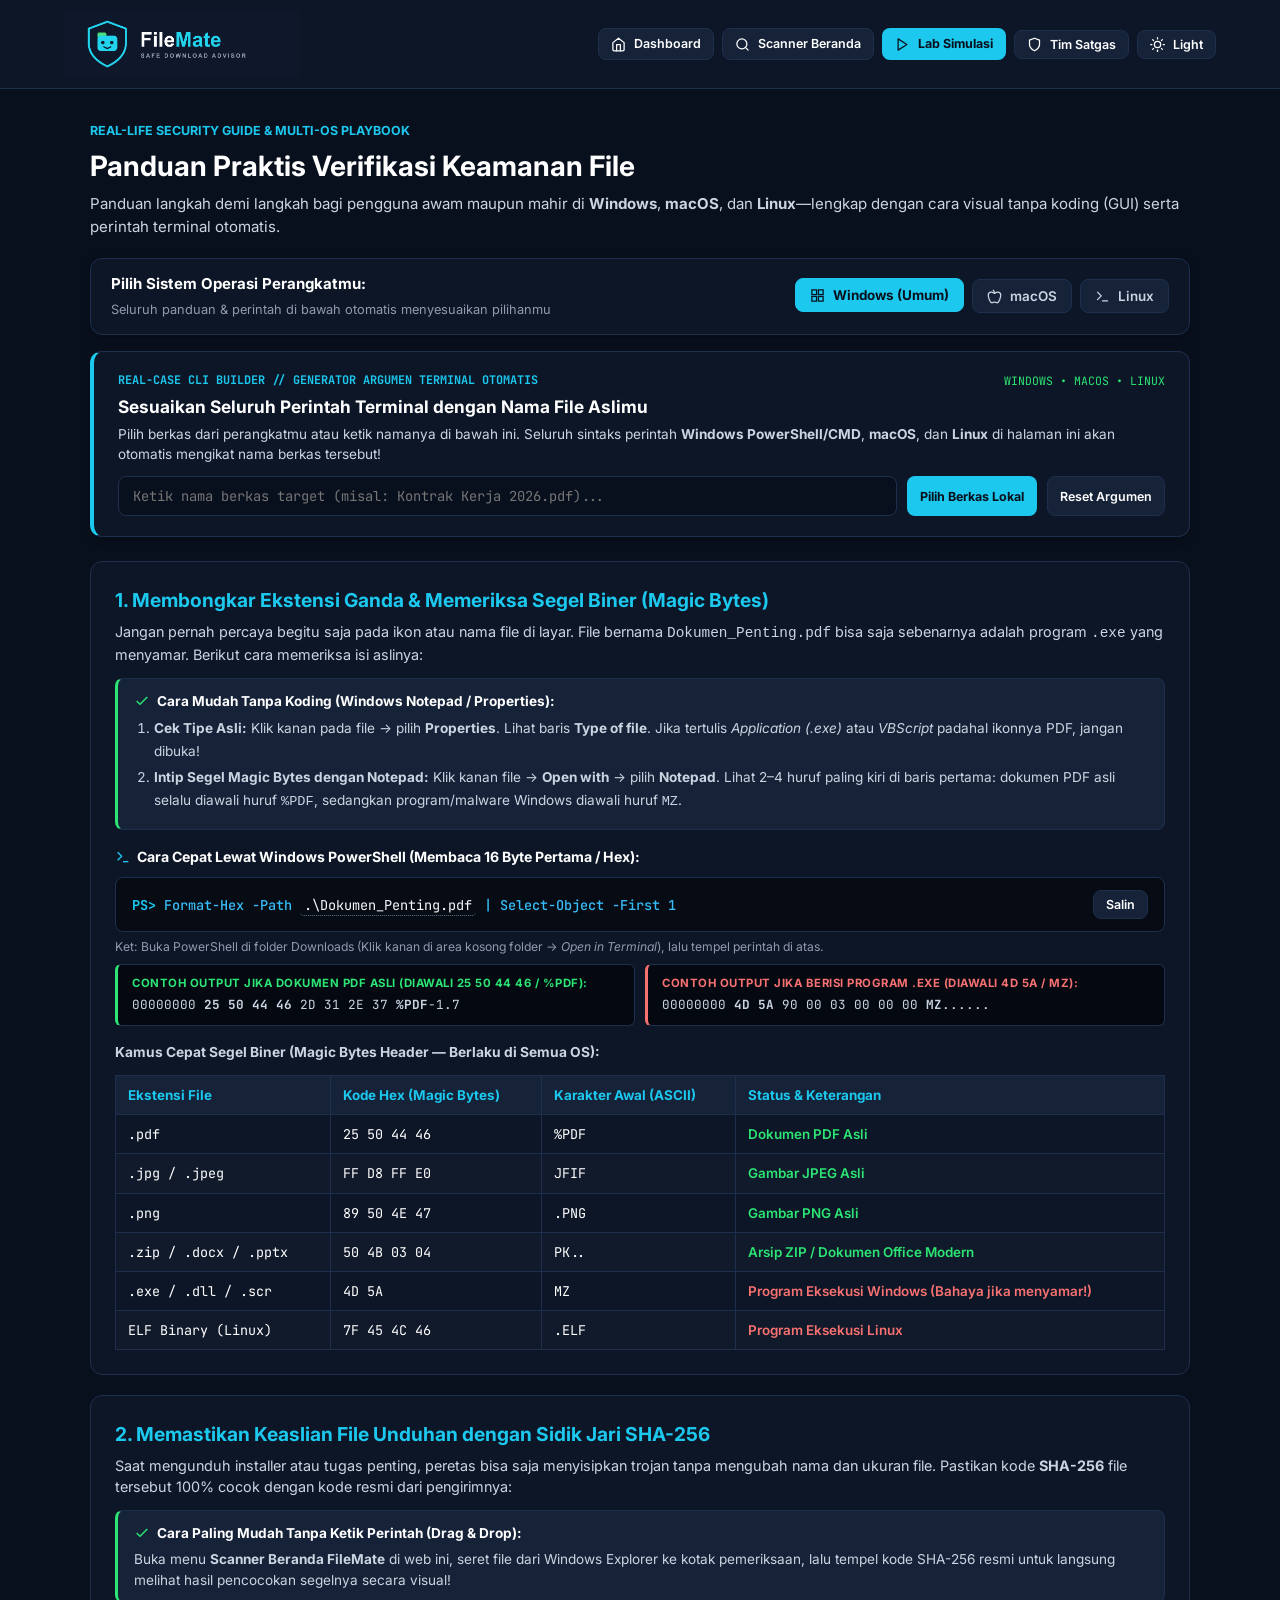
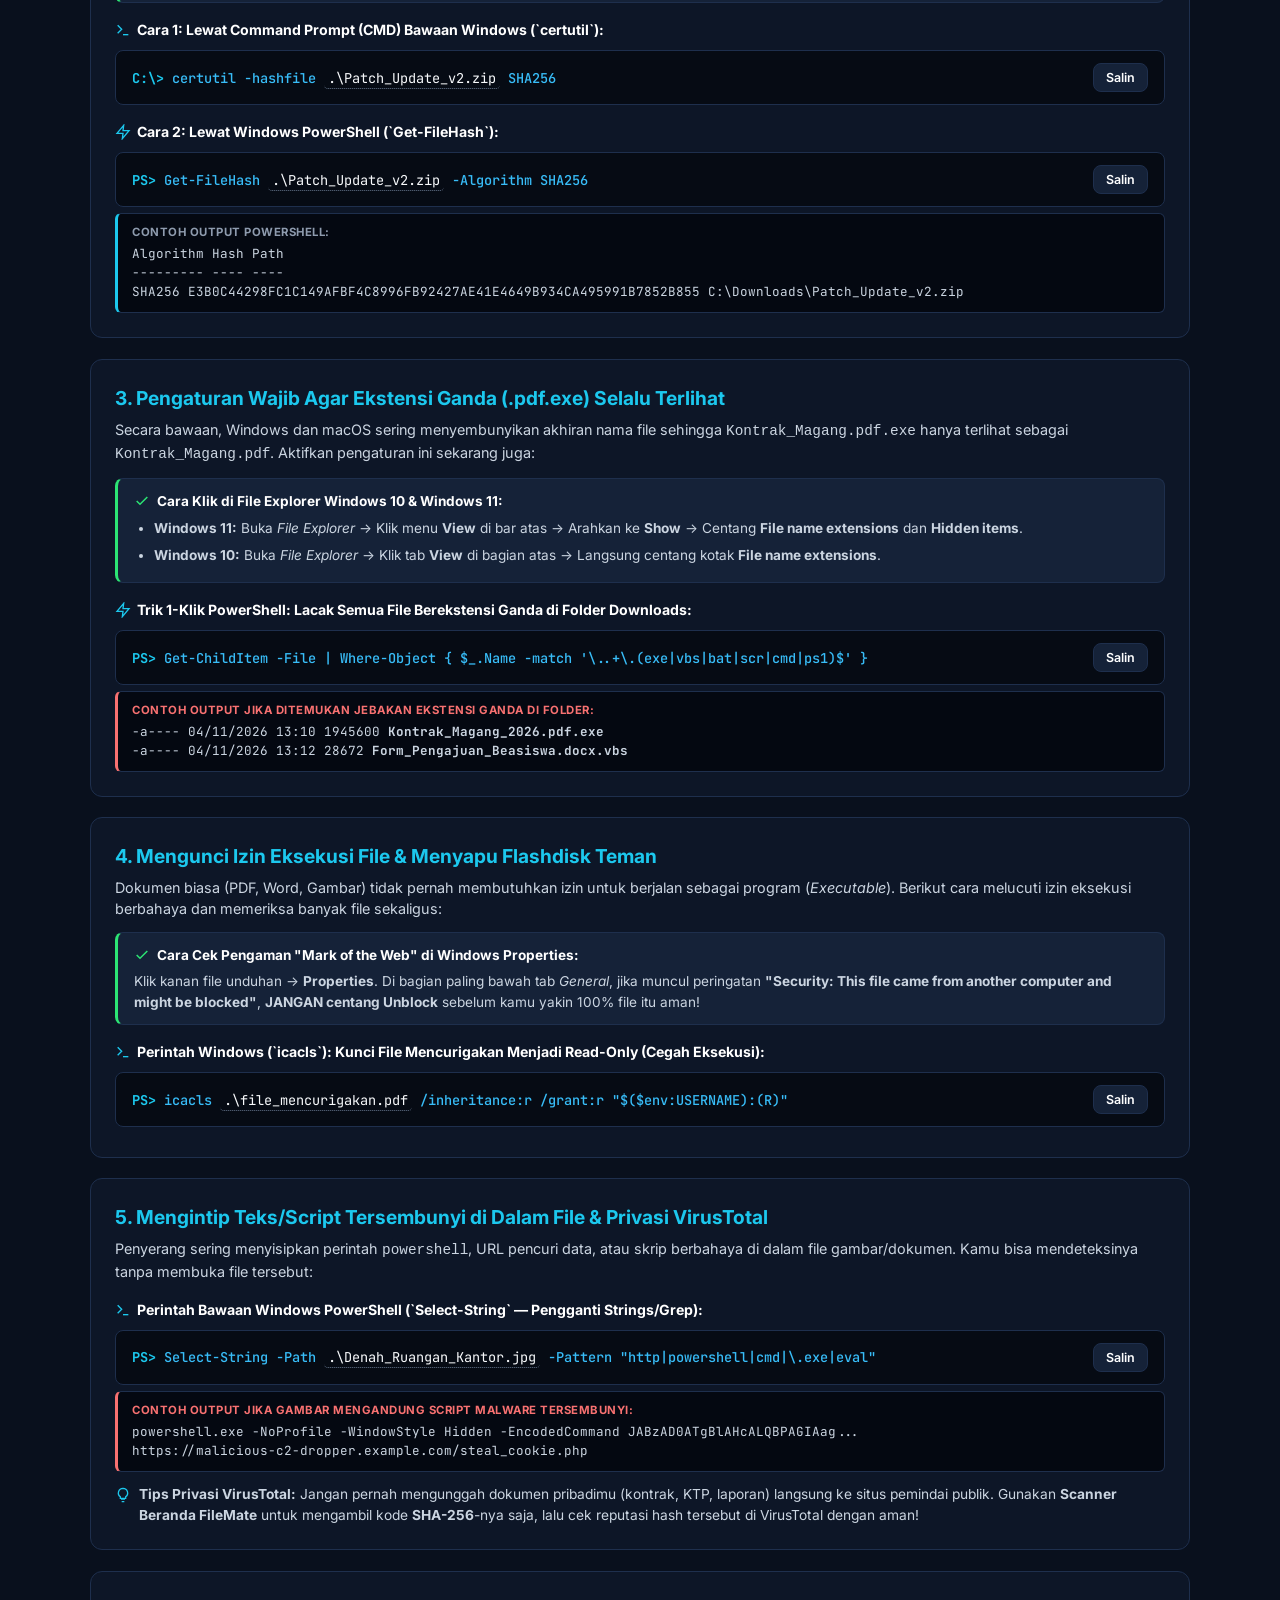
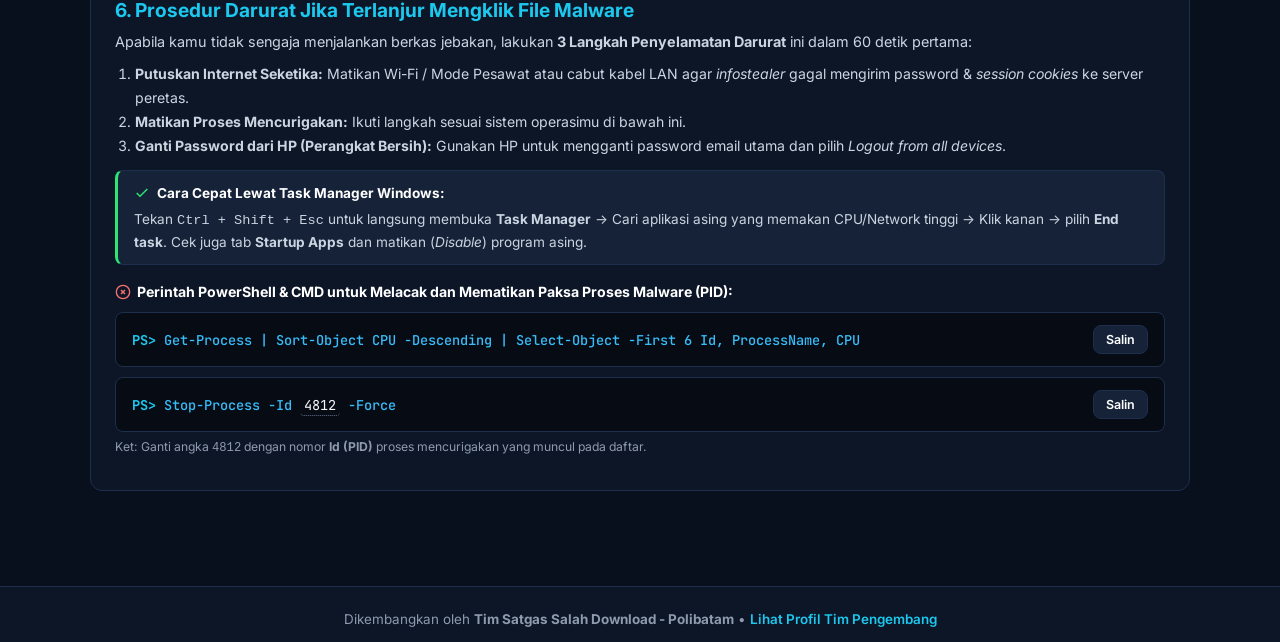
<file: page/guide.html>
<!DOCTYPE html>
<html lang="id" data-theme="dark">
<head>
    <meta charset="UTF-8">
    <meta name="viewport" content="width=device-width, initial-scale=1.0">
    <title>Panduan Verifikasi File — FileMate</title>
    <link rel="stylesheet" href="../tampilan/css/base.css?v=5">
    <link rel="stylesheet" href="../tampilan/css/components.css?v=5">
    <link rel="stylesheet" href="../tampilan/css/pages.css?v=5">
</head>
<body>

    <nav class="navbar">
        <a href="dashboard.html" class="filemate-logo" aria-label="FileMate — Safe Download Advisor">
            <img src="../image/filemate_dark.png" alt="FileMate — Safe Download Advisor" class="logo-img logo-img-dark">
            <img src="../image/filemate-light.png" alt="FileMate — Safe Download Advisor" class="logo-img logo-img-light">
        </a>
        <div class="nav-actions">
            <a href="index.html" class="btn btn-ghost btn-sm">
                <svg width="15" height="15" viewBox="0 0 24 24" fill="none" stroke="currentColor" stroke-width="2" stroke-linecap="round" stroke-linejoin="round"><circle cx="11" cy="11" r="8"/><line x1="21" y1="21" x2="16.65" y2="16.65"/></svg>
                Scanner Beranda
            </a>
            <a href="play.html" class="btn btn-primary btn-sm">
                <svg width="15" height="15" viewBox="0 0 24 24" fill="none" stroke="currentColor" stroke-width="2" stroke-linecap="round" stroke-linejoin="round"><polygon points="5 3 19 12 5 21 5 3"/></svg>
                Lab Simulasi
            </a>
            <button class="btn btn-ghost btn-sm" onclick="openTeamCredits()">
                <svg width="15" height="15" viewBox="0 0 24 24" fill="none" stroke="currentColor" stroke-width="2" stroke-linecap="round" stroke-linejoin="round"><path d="M12 22s8-4 8-10V5l-8-3-8 3v7c0 6 8 10 8 10z"/></svg>
                Tim Satgas
            </button>
            <button class="btn btn-ghost btn-sm" id="themeToggle" onclick="toggleTheme()">Light</button>
        </div>
    </nav>

    <main class="container">
        <div style="margin-bottom: 20px;">
            <span style="font-size: 0.78rem; font-weight: 700; color: var(--accent); text-transform: uppercase;">Real-Life Security Guide &amp; Multi-OS Playbook</span>
            <h1 style="font-size: 1.75rem; margin-top: 4px;">Panduan Praktis Verifikasi Keamanan File</h1>
            <p style="color: var(--text-secondary); font-size: 0.94rem; margin-top: 6px;">
                Panduan langkah demi langkah bagi pengguna awam maupun mahir di <strong>Windows</strong>, <strong>macOS</strong>, dan <strong>Linux</strong>—lengkap dengan cara visual tanpa koding (GUI) serta perintah terminal otomatis.
            </p>
        </div>

        <!-- PEMILIH SISTEM OPERASI GLOBAL (DEFAULT: WINDOWS) -->
        <div class="os-switcher-bar" id="globalOsBar">
            <div class="os-switcher-info">
                <strong>Pilih Sistem Operasi Perangkatmu:</strong>
                <span>Seluruh panduan &amp; perintah di bawah otomatis menyesuaikan pilihanmu</span>
            </div>
            <div class="os-tab-group">
                <button type="button" class="os-tab-btn active" data-os="win" onclick="switchGuideOS('win')">
                    <svg width="15" height="15" viewBox="0 0 24 24" fill="none" stroke="currentColor" stroke-width="2"><rect x="3" y="3" width="7.5" height="7.5"/><rect x="13.5" y="3" width="7.5" height="7.5"/><rect x="3" y="13.5" width="7.5" height="7.5"/><rect x="13.5" y="13.5" width="7.5" height="7.5"/></svg>
                    Windows (Umum)
                </button>
                <button type="button" class="os-tab-btn" data-os="mac" onclick="switchGuideOS('mac')">
                    <svg width="15" height="15" viewBox="0 0 24 24" fill="none" stroke="currentColor" stroke-width="2" stroke-linecap="round" stroke-linejoin="round"><path d="M12 20.94c1.5 0 2.75 1.06 4 1.06 3 0 6-8 6-12.22A4.91 4.91 0 0 0 17 5c-2.22 0-4 1.44-5 2-1-.56-2.78-2-5-2a4.9 4.9 0 0 0-5 4.78C2 14 5 22 8 22c1.25 0 2.5-1.06 4-1.06Z"/><path d="M10 2c1 .5 2 2 2 5"/></svg>
                    macOS
                </button>
                <button type="button" class="os-tab-btn" data-os="lin" onclick="switchGuideOS('lin')">
                    <svg width="15" height="15" viewBox="0 0 24 24" fill="none" stroke="currentColor" stroke-width="2" stroke-linecap="round" stroke-linejoin="round"><polyline points="4 17 10 11 4 5"/><line x1="12" y1="19" x2="20" y2="19"/></svg>
                    Linux
                </button>
            </div>
        </div>

        <!-- MODUL 1 -->
        <div class="guide-card">
            <h2 style="font-size: 1.2rem; color: var(--accent);">1. Membongkar Ekstensi Ganda &amp; Memeriksa Segel Biner (Magic Bytes)</h2>
            <p style="font-size: 0.9rem; color: var(--text-secondary); margin-top: 6px;">
                Jangan pernah percaya begitu saja pada ikon atau nama file di layar. File bernama <code>Dokumen_Penting.pdf</code> bisa saja sebenarnya adalah program <code>.exe</code> yang menyamar. Berikut cara memeriksa isi aslinya:
            </p>

            <div class="os-pane active" data-os-pane="win">
                <div class="gui-friendly-box">
                    <div class="gui-box-title">
                        <svg width="16" height="16" viewBox="0 0 24 24" fill="none" stroke="var(--safe)" stroke-width="2.2"><polyline points="20 6 9 17 4 12"/></svg>
                        Cara Mudah Tanpa Koding (Windows Notepad / Properties):
                    </div>
                    <ol class="gui-step-list">
                        <li><strong>Cek Tipe Asli:</strong> Klik kanan pada file &rarr; pilih <strong>Properties</strong>. Lihat baris <strong>Type of file</strong>. Jika tertulis <em>Application (.exe)</em> atau <em>VBScript</em> padahal ikonnya PDF, jangan dibuka!</li>
                        <li><strong>Intip Segel Magic Bytes dengan Notepad:</strong> Klik kanan file &rarr; <strong>Open with</strong> &rarr; pilih <strong>Notepad</strong>. Lihat 2–4 huruf paling kiri di baris pertama: dokumen PDF asli selalu diawali huruf <code>%PDF</code>, sedangkan program/malware Windows diawali huruf <code>MZ</code>.</li>
                    </ol>
                </div>

                <div class="sub-section-title">
                    <svg width="16" height="16" viewBox="0 0 24 24" fill="none" stroke="var(--accent)" stroke-width="2"><polyline points="4 17 10 11 4 5"/><line x1="12" y1="19" x2="20" y2="19"/></svg>
                    Cara Cepat Lewat Windows PowerShell (Membaca 16 Byte Pertama / Hex):
                </div>
                <div class="cmd-box mono">
                    <div>
                        <span class="cmd-prompt">PS&gt;</span><span class="cmd-verb">Format-Hex -Path</span> <span class="cmd-arg">.\Dokumen_Penting.pdf</span> <span class="cmd-verb">| Select-Object -First 1</span>
                    </div>
                    <button class="btn btn-ghost btn-sm" onclick="copyGuideCommand('Format-Hex -Path .\\Dokumen_Penting.pdf | Select-Object -First 1', '.\\Dokumen_Penting.pdf')">Salin</button>
                </div>
                <div class="cmd-hint">Ket: Buka PowerShell di folder Downloads (Klik kanan di area kosong folder &rarr; <em>Open in Terminal</em>), lalu tempel perintah di atas.</div>

                <div class="output-grid">
                    <div class="terminal-out-box safe-out">
                        <span class="out-label">Contoh Output Jika Dokumen PDF Asli (Diawali 25 50 44 46 / %PDF):</span>
                        00000000   <strong>25 50 44 46</strong> 2D 31 2E 37  <strong>%PDF</strong>-1.7
                    </div>
                    <div class="terminal-out-box danger-out">
                        <span class="out-label">Contoh Output Jika Berisi Program .EXE (Diawali 4D 5A / MZ):</span>
                        00000000   <strong>4D 5A</strong> 90 00 03 00 00 00  <strong>MZ</strong>......
                    </div>
                </div>
            </div>

            <div class="os-pane" data-os-pane="mac">
                <div class="gui-friendly-box">
                    <div class="gui-box-title">
                        <svg width="16" height="16" viewBox="0 0 24 24" fill="none" stroke="var(--safe)" stroke-width="2.2"><polyline points="20 6 9 17 4 12"/></svg>
                        Cara Mudah Tanpa Koding (macOS Finder Get Info):
                    </div>
                    <ol class="gui-step-list">
                        <li>Klik sekali pada file di Finder, lalu tekan tombol <code>Cmd + I</code> (atau Klik Kanan &rarr; <strong>Get Info</strong>).</li>
                        <li>Perhatikan bagian <strong>Kind</strong> (Jenis) dan <strong>Name &amp; Extension</strong>. Jika tertulis <em>Unix Executable</em>, <em>Application</em>, atau <em>Terminal Script</em> padahal namanya dokumen PDF, segera hapus file tersebut.</li>
                    </ol>
                </div>

                <div class="sub-section-title">
                    <svg width="16" height="16" viewBox="0 0 24 24" fill="none" stroke="var(--accent)" stroke-width="2"><polyline points="4 17 10 11 4 5"/><line x1="12" y1="19" x2="20" y2="19"/></svg>
                    Perintah Terminal macOS (Cek Tipe MIME &amp; Magic Bytes):
                </div>
                <div class="cmd-box mono">
                    <div>
                        <span class="cmd-prompt">%</span><span class="cmd-verb">file -I</span> <span class="cmd-arg">Dokumen_Penting.pdf</span>
                    </div>
                    <button class="btn btn-ghost btn-sm" onclick="copyGuideCommand('file -I Dokumen_Penting.pdf', 'Dokumen_Penting.pdf')">Salin</button>
                </div>
                <div class="cmd-box mono">
                    <div>
                        <span class="cmd-prompt">%</span><span class="cmd-verb">xxd -g 1 -l 8</span> <span class="cmd-arg">Dokumen_Penting.pdf</span>
                    </div>
                    <button class="btn btn-ghost btn-sm" onclick="copyGuideCommand('xxd -g 1 -l 8 Dokumen_Penting.pdf', 'Dokumen_Penting.pdf')">Salin</button>
                </div>
            </div>

            <div class="os-pane" data-os-pane="lin">
                <div class="sub-section-title">
                    <svg width="16" height="16" viewBox="0 0 24 24" fill="none" stroke="var(--accent)" stroke-width="2"><polyline points="4 17 10 11 4 5"/><line x1="12" y1="19" x2="20" y2="19"/></svg>
                    Perintah Terminal Linux (Membongkar Tipe MIME &amp; 8 Byte Pertama):
                </div>
                <div class="cmd-box mono">
                    <div>
                        <span class="cmd-prompt">$</span><span class="cmd-verb">file --mime-type</span> <span class="cmd-arg">Dokumen_Penting.pdf</span>
                    </div>
                    <button class="btn btn-ghost btn-sm" onclick="copyGuideCommand('file --mime-type Dokumen_Penting.pdf', 'Dokumen_Penting.pdf')">Salin</button>
                </div>
                <div class="cmd-box mono">
                    <div>
                        <span class="cmd-prompt">$</span><span class="cmd-verb">xxd -g 1 -l 8</span> <span class="cmd-arg">Dokumen_Penting.pdf</span>
                    </div>
                    <button class="btn btn-ghost btn-sm" onclick="copyGuideCommand('xxd -g 1 -l 8 Dokumen_Penting.pdf', 'Dokumen_Penting.pdf')">Salin</button>
                </div>
                <div class="output-grid">
                    <div class="terminal-out-box safe-out">
                        <span class="out-label">Contoh Output Jika File PDF Asli:</span>
                        Dokumen_Penting.pdf: application/pdf<br>
                        00000000: <strong>25 50 44 46</strong> 2d 31 2e 37  <strong>%PDF</strong>-1.7
                    </div>
                    <div class="terminal-out-box danger-out">
                        <span class="out-label">Contoh Output Jika Menyamar (Berisi .EXE):</span>
                        Dokumen_Penting.pdf: application/x-dosexec<br>
                        00000000: <strong>4d 5a</strong> 90 00 03 00 00 00  <strong>MZ</strong>......
                    </div>
                </div>
            </div>

            <p style="font-size: 0.86rem; color: var(--text-secondary); margin-top: 14px;">
                <strong>Kamus Cepat Segel Biner (Magic Bytes Header — Berlaku di Semua OS):</strong>
            </p>
            <table class="magic-table">
                <thead>
                    <tr>
                        <th>Ekstensi File</th>
                        <th>Kode Hex (Magic Bytes)</th>
                        <th>Karakter Awal (ASCII)</th>
                        <th>Status &amp; Keterangan</th>
                    </tr>
                </thead>
                <tbody>
                    <tr>
                        <td class="mono">.pdf</td>
                        <td class="mono">25 50 44 46</td>
                        <td class="mono">%PDF</td>
                        <td><span style="color: var(--safe); font-weight: 600;">Dokumen PDF Asli</span></td>
                    </tr>
                    <tr>
                        <td class="mono">.jpg / .jpeg</td>
                        <td class="mono">FF D8 FF E0</td>
                        <td class="mono">JFIF</td>
                        <td><span style="color: var(--safe); font-weight: 600;">Gambar JPEG Asli</span></td>
                    </tr>
                    <tr>
                        <td class="mono">.png</td>
                        <td class="mono">89 50 4E 47</td>
                        <td class="mono">.PNG</td>
                        <td><span style="color: var(--safe); font-weight: 600;">Gambar PNG Asli</span></td>
                    </tr>
                    <tr>
                        <td class="mono">.zip / .docx / .pptx</td>
                        <td class="mono">50 4B 03 04</td>
                        <td class="mono">PK..</td>
                        <td><span style="color: var(--safe); font-weight: 600;">Arsip ZIP / Dokumen Office Modern</span></td>
                    </tr>
                    <tr>
                        <td class="mono">.exe / .dll / .scr</td>
                        <td class="mono">4D 5A</td>
                        <td class="mono">MZ</td>
                        <td><span style="color: var(--danger); font-weight: 600;">Program Eksekusi Windows (Bahaya jika menyamar!)</span></td>
                    </tr>
                    <tr>
                        <td class="mono">ELF Binary (Linux)</td>
                        <td class="mono">7F 45 4C 46</td>
                        <td class="mono">.ELF</td>
                        <td><span style="color: var(--danger); font-weight: 600;">Program Eksekusi Linux</span></td>
                    </tr>
                </tbody>
            </table>
        </div>

        <!-- MODUL 2 -->
        <div class="guide-card">
            <h2 style="font-size: 1.2rem; color: var(--accent);">2. Memastikan Keaslian File Unduhan dengan Sidik Jari SHA-256</h2>
            <p style="font-size: 0.9rem; color: var(--text-secondary); margin-top: 6px;">
                Saat mengunduh installer atau tugas penting, peretas bisa saja menyisipkan trojan tanpa mengubah nama dan ukuran file. Pastikan kode <strong>SHA-256</strong> file tersebut 100% cocok dengan kode resmi dari pengirimnya:
            </p>

            <div class="os-pane active" data-os-pane="win">
                <div class="gui-friendly-box">
                    <div class="gui-box-title">
                        <svg width="16" height="16" viewBox="0 0 24 24" fill="none" stroke="var(--safe)" stroke-width="2.2"><polyline points="20 6 9 17 4 12"/></svg>
                        Cara Paling Mudah Tanpa Ketik Perintah (Drag &amp; Drop):
                    </div>
                    <p style="font-size: 0.85rem; color: var(--text-secondary);">
                        Buka menu <strong>Scanner Beranda FileMate</strong> di web ini, seret file dari Windows Explorer ke kotak pemeriksaan, lalu tempel kode SHA-256 resmi untuk langsung melihat hasil pencocokan segelnya secara visual!
                    </p>
                </div>

                <div class="sub-section-title">
                    <svg width="16" height="16" viewBox="0 0 24 24" fill="none" stroke="var(--accent)" stroke-width="2"><polyline points="4 17 10 11 4 5"/><line x1="12" y1="19" x2="20" y2="19"/></svg>
                    Cara 1: Lewat Command Prompt (CMD) Bawaan Windows (`certutil`):
                </div>
                <div class="cmd-box mono">
                    <div>
                        <span class="cmd-prompt">C:\&gt;</span><span class="cmd-verb">certutil -hashfile</span> <span class="cmd-arg">.\Patch_Update_v2.zip</span> <span class="cmd-verb">SHA256</span>
                    </div>
                    <button class="btn btn-ghost btn-sm" onclick="copyGuideCommand('certutil -hashfile .\\Patch_Update_v2.zip SHA256', '.\\Patch_Update_v2.zip')">Salin</button>
                </div>

                <div class="sub-section-title">
                    <svg width="16" height="16" viewBox="0 0 24 24" fill="none" stroke="var(--accent)" stroke-width="2"><polygon points="13 2 3 14 12 14 11 22 21 10 12 10 13 2"/></svg>
                    Cara 2: Lewat Windows PowerShell (`Get-FileHash`):
                </div>
                <div class="cmd-box mono">
                    <div>
                        <span class="cmd-prompt">PS&gt;</span><span class="cmd-verb">Get-FileHash</span> <span class="cmd-arg">.\Patch_Update_v2.zip</span> <span class="cmd-verb">-Algorithm SHA256</span>
                    </div>
                    <button class="btn btn-ghost btn-sm" onclick="copyGuideCommand('Get-FileHash .\\Patch_Update_v2.zip -Algorithm SHA256', '.\\Patch_Update_v2.zip')">Salin</button>
                </div>
                <div class="terminal-out-box">
                    <span class="out-label">Contoh Output PowerShell:</span>
                    Algorithm       Hash                                                                   Path<br>
                    ---------       ----                                                                   ----<br>
                    SHA256          E3B0C44298FC1C149AFBF4C8996FB92427AE41E4649B934CA495991B7852B855       C:\Downloads\Patch_Update_v2.zip
                </div>
            </div>

            <div class="os-pane" data-os-pane="mac">
                <div class="sub-section-title">
                    <svg width="16" height="16" viewBox="0 0 24 24" fill="none" stroke="var(--accent)" stroke-width="2"><polyline points="4 17 10 11 4 5"/><line x1="12" y1="19" x2="20" y2="19"/></svg>
                    Perintah Cek SHA-256 di Terminal macOS (`shasum -a 256`):
                </div>
                <div class="cmd-box mono">
                    <div>
                        <span class="cmd-prompt">%</span><span class="cmd-verb">shasum -a 256</span> <span class="cmd-arg">Patch_Update_v2.zip</span>
                    </div>
                    <button class="btn btn-ghost btn-sm" onclick="copyGuideCommand('shasum -a 256 Patch_Update_v2.zip', 'Patch_Update_v2.zip')">Salin</button>
                </div>
                <div class="terminal-out-box">
                    <span class="out-label">Contoh Output Terminal macOS:</span>
                    e3b0c44298fc1c149afbf4c8996fb92427ae41e4649b934ca495991b7852b855  Patch_Update_v2.zip
                </div>
            </div>

            <div class="os-pane" data-os-pane="lin">
                <div class="sub-section-title">
                    <svg width="16" height="16" viewBox="0 0 24 24" fill="none" stroke="var(--accent)" stroke-width="2"><polyline points="4 17 10 11 4 5"/><line x1="12" y1="19" x2="20" y2="19"/></svg>
                    Perintah Cek &amp; Validasi Otomatis SHA-256 di Linux (`sha256sum`):
                </div>
                <div class="cmd-box mono">
                    <div>
                        <span class="cmd-prompt">$</span><span class="cmd-verb">sha256sum</span> <span class="cmd-arg">Patch_Update_v2.zip</span>
                    </div>
                    <button class="btn btn-ghost btn-sm" onclick="copyGuideCommand('sha256sum Patch_Update_v2.zip', 'Patch_Update_v2.zip')">Salin</button>
                </div>
                <div class="cmd-box mono">
                    <div>
                        <span class="cmd-prompt">$</span><span class="cmd-verb">echo "</span><span class="cmd-arg">e3b0c44298fc1c149afbf4c8996fb92427ae41e4649b934ca495991b7852b855  Patch_Update_v2.zip</span><span class="cmd-verb">" | sha256sum -c -</span>
                    </div>
                    <button class="btn btn-ghost btn-sm" onclick="copyGuideCommand('echo &quot;e3b0c44298fc1c149afbf4c8996fb92427ae41e4649b934ca495991b7852b855  Patch_Update_v2.zip&quot; | sha256sum -c -', 'Patch_Update_v2.zip')">Salin</button>
                </div>
                <div class="output-grid">
                    <div class="terminal-out-box safe-out">
                        <span class="out-label">Output Jika Hash 100% Cocok (Asli):</span>
                        Patch_Update_v2.zip: <strong>OK</strong>
                    </div>
                    <div class="terminal-out-box danger-out">
                        <span class="out-label">Output Jika File Sudah Dimodifikasi:</span>
                        Patch_Update_v2.zip: <strong>FAILED</strong>
                    </div>
                </div>
            </div>
        </div>

        <!-- MODUL 3 -->
        <div class="guide-card">
            <h2 style="font-size: 1.2rem; color: var(--accent);">3. Pengaturan Wajib Agar Ekstensi Ganda (.pdf.exe) Selalu Terlihat</h2>
            <p style="font-size: 0.9rem; color: var(--text-secondary); margin-top: 6px;">
                Secara bawaan, Windows dan macOS sering menyembunyikan akhiran nama file sehingga <code>Kontrak_Magang.pdf.exe</code> hanya terlihat sebagai <code>Kontrak_Magang.pdf</code>. Aktifkan pengaturan ini sekarang juga:
            </p>

            <div class="os-pane active" data-os-pane="win">
                <div class="gui-friendly-box">
                    <div class="gui-box-title">
                        <svg width="16" height="16" viewBox="0 0 24 24" fill="none" stroke="var(--safe)" stroke-width="2.2"><polyline points="20 6 9 17 4 12"/></svg>
                        Cara Klik di File Explorer Windows 10 &amp; Windows 11:
                    </div>
                    <ul class="gui-step-list">
                        <li><strong>Windows 11:</strong> Buka <em>File Explorer</em> &rarr; Klik menu <strong>View</strong> di bar atas &rarr; Arahkan ke <strong>Show</strong> &rarr; Centang <strong>File name extensions</strong> dan <strong>Hidden items</strong>.</li>
                        <li><strong>Windows 10:</strong> Buka <em>File Explorer</em> &rarr; Klik tab <strong>View</strong> di bagian atas &rarr; Langsung centang kotak <strong>File name extensions</strong>.</li>
                    </ul>
                </div>

                <div class="sub-section-title">
                    <svg width="16" height="16" viewBox="0 0 24 24" fill="none" stroke="var(--accent)" stroke-width="2"><polygon points="13 2 3 14 12 14 11 22 21 10 12 10 13 2"/></svg>
                    Trik 1-Klik PowerShell: Lacak Semua File Berekstensi Ganda di Folder Downloads:
                </div>
                <div class="cmd-box mono">
                    <div>
                        <span class="cmd-prompt">PS&gt;</span><span class="cmd-verb">Get-ChildItem -File | Where-Object { $_.Name -match '\..+\.(exe|vbs|bat|scr|cmd|ps1)$' }</span>
                    </div>
                    <button class="btn btn-ghost btn-sm" onclick="copyGuideCommand('Get-ChildItem -File | Where-Object { $_.Name -match \'\\..+\\.(exe|vbs|bat|scr|cmd|ps1)$\' }', null)">Salin</button>
                </div>
                <div class="terminal-out-box danger-out">
                    <span class="out-label">Contoh Output Jika Ditemukan Jebakan Ekstensi Ganda di Folder:</span>
                    -a----        04/11/2026     13:10        1945600 <strong>Kontrak_Magang_2026.pdf.exe</strong><br>
                    -a----        04/11/2026     13:12          28672 <strong>Form_Pengajuan_Beasiswa.docx.vbs</strong>
                </div>
            </div>

            <div class="os-pane" data-os-pane="mac">
                <div class="gui-friendly-box">
                    <div class="gui-box-title">
                        <svg width="16" height="16" viewBox="0 0 24 24" fill="none" stroke="var(--safe)" stroke-width="2.2"><polyline points="20 6 9 17 4 12"/></svg>
                        Cara Menampilkan Semua Ekstensi di macOS Finder:
                    </div>
                    <ol class="gui-step-list">
                        <li>Buka <strong>Finder</strong>, lalu klik menu <strong>Finder &rarr; Settings</strong> (atau tekan <code>Cmd + ,</code>).</li>
                        <li>Pilih tab <strong>Advanced</strong> (Lanjutan) di paling kanan, lalu centang <strong>"Show all filename extensions"</strong>.</li>
                    </ol>
                </div>

                <div class="sub-section-title">
                    <svg width="16" height="16" viewBox="0 0 24 24" fill="none" stroke="var(--accent)" stroke-width="2"><polyline points="4 17 10 11 4 5"/><line x1="12" y1="19" x2="20" y2="19"/></svg>
                    Perintah Terminal macOS untuk Mengaktifkan Tampilan Ekstensi Otomatis:
                </div>
                <div class="cmd-box mono">
                    <div>
                        <span class="cmd-prompt">%</span><span class="cmd-verb">defaults write NSGlobalDomain AppleShowAllExtensions -bool true &amp;&amp; killall Finder</span>
                    </div>
                    <button class="btn btn-ghost btn-sm" onclick="copyGuideCommand('defaults write NSGlobalDomain AppleShowAllExtensions -bool true && killall Finder', null)">Salin</button>
                </div>
            </div>

            <div class="os-pane" data-os-pane="lin">
                <div class="gui-friendly-box">
                    <div class="gui-box-title">
                        <svg width="16" height="16" viewBox="0 0 24 24" fill="none" stroke="var(--safe)" stroke-width="2.2"><polyline points="20 6 9 17 4 12"/></svg>
                        Tips File Manager Linux (GNOME Files / Dolphin / Thunar):
                    </div>
                    <p style="font-size: 0.85rem; color: var(--text-secondary);">
                        Linux selalu menampilkan ekstensi file secara utuh, namun peretas sering menyembunyikan script dengan awalan titik (<em>dotfile</em> seperti <code>.update_miner.sh</code>). Tekan <code>Ctrl + H</code> di File Manager atau jalankan perintah di bawah untuk melihat seluruh file tersembunyi:
                    </p>
                </div>
                <div class="cmd-box mono">
                    <div>
                        <span class="cmd-prompt">$</span><span class="cmd-verb">ls -la</span>
                    </div>
                    <button class="btn btn-ghost btn-sm" onclick="copyGuideCommand('ls -la', null)">Salin</button>
                </div>
            </div>
        </div>

        <!-- MODUL 4 -->
        <div class="guide-card">
            <h2 style="font-size: 1.2rem; color: var(--accent);">4. Mengunci Izin Eksekusi File &amp; Menyapu Flashdisk Teman</h2>
            <p style="font-size: 0.9rem; color: var(--text-secondary); margin-top: 6px;">
                Dokumen biasa (PDF, Word, Gambar) tidak pernah membutuhkan izin untuk berjalan sebagai program (<em>Executable</em>). Berikut cara melucuti izin eksekusi berbahaya dan memeriksa banyak file sekaligus:
            </p>

            <div class="os-pane active" data-os-pane="win">
                <div class="gui-friendly-box">
                    <div class="gui-box-title">
                        <svg width="16" height="16" viewBox="0 0 24 24" fill="none" stroke="var(--safe)" stroke-width="2.2"><polyline points="20 6 9 17 4 12"/></svg>
                        Cara Cek Pengaman "Mark of the Web" di Windows Properties:
                    </div>
                    <p style="font-size: 0.85rem; color: var(--text-secondary);">
                        Klik kanan file unduhan &rarr; <strong>Properties</strong>. Di bagian paling bawah tab <em>General</em>, jika muncul peringatan <strong>"Security: This file came from another computer and might be blocked"</strong>, <strong>JANGAN centang Unblock</strong> sebelum kamu yakin 100% file itu aman!
                    </p>
                </div>

                <div class="sub-section-title">
                    <svg width="16" height="16" viewBox="0 0 24 24" fill="none" stroke="var(--accent)" stroke-width="2"><polyline points="4 17 10 11 4 5"/><line x1="12" y1="19" x2="20" y2="19"/></svg>
                    Perintah Windows (`icacls`): Kunci File Mencurigakan Menjadi Read-Only (Cegah Eksekusi):
                </div>
                <div class="cmd-box mono">
                    <div>
                        <span class="cmd-prompt">PS&gt;</span><span class="cmd-verb">icacls</span> <span class="cmd-arg">.\file_mencurigakan.pdf</span> <span class="cmd-verb">/inheritance:r /grant:r "$($env:USERNAME):(R)"</span>
                    </div>
                    <button class="btn btn-ghost btn-sm" onclick="copyGuideCommand('icacls .\\file_mencurigakan.pdf /inheritance:r /grant:r &quot;$($env:USERNAME):(R)&quot;', '.\\file_mencurigakan.pdf')">Salin</button>
                </div>
            </div>

            <div class="os-pane" data-os-pane="mac">
                <div class="sub-section-title">
                    <svg width="16" height="16" viewBox="0 0 24 24" fill="none" stroke="var(--accent)" stroke-width="2"><polyline points="4 17 10 11 4 5"/><line x1="12" y1="19" x2="20" y2="19"/></svg>
                    Cabut Izin Eksekusi &amp; Cek Karantina Gatekeeper di macOS:
                </div>
                <div class="cmd-box mono">
                    <div>
                        <span class="cmd-prompt">%</span><span class="cmd-verb">chmod -x</span> <span class="cmd-arg">file_mencurigakan.pdf</span>
                    </div>
                    <button class="btn btn-ghost btn-sm" onclick="copyGuideCommand('chmod -x file_mencurigakan.pdf', 'file_mencurigakan.pdf')">Salin</button>
                </div>
                <div class="cmd-box mono">
                    <div>
                        <span class="cmd-prompt">%</span><span class="cmd-verb">find . -maxdepth 1 -type f -perm +111</span>
                    </div>
                    <button class="btn btn-ghost btn-sm" onclick="copyGuideCommand('find . -maxdepth 1 -type f -perm +111', null)">Salin</button>
                </div>
                <div class="cmd-hint">Ket: Perintah kedua langsung mendeteksi semua file di dalam folder/flashdisk yang diam-diam memiliki izin eksekusi program di macOS.</div>
            </div>

            <div class="os-pane" data-os-pane="lin">
                <div class="sub-section-title">
                    <svg width="16" height="16" viewBox="0 0 24 24" fill="none" stroke="var(--accent)" stroke-width="2"><polyline points="4 17 10 11 4 5"/><line x1="12" y1="19" x2="20" y2="19"/></svg>
                    Cabut Izin Eksekusi (`chmod -x`) &amp; Sapu Bersih Flashdisk (`find -executable`) di Linux:
                </div>
                <div class="cmd-box mono">
                    <div>
                        <span class="cmd-prompt">$</span><span class="cmd-verb">chmod -x</span> <span class="cmd-arg">file_mencurigakan.pdf</span>
                    </div>
                    <button class="btn btn-ghost btn-sm" onclick="copyGuideCommand('chmod -x file_mencurigakan.pdf', 'file_mencurigakan.pdf')">Salin</button>
                </div>
                <div class="cmd-box mono">
                    <div>
                        <span class="cmd-prompt">$</span><span class="cmd-verb">ls -lh</span> <span class="cmd-arg">file_mencurigakan.pdf</span>
                    </div>
                    <button class="btn btn-ghost btn-sm" onclick="copyGuideCommand('ls -lh file_mencurigakan.pdf', 'file_mencurigakan.pdf')">Salin</button>
                </div>
                <div class="cmd-box mono">
                    <div>
                        <span class="cmd-prompt">$</span><span class="cmd-verb">find . -maxdepth 1 -type f -executable</span>
                    </div>
                    <button class="btn btn-ghost btn-sm" onclick="copyGuideCommand('find . -maxdepth 1 -type f -executable', null)">Salin</button>
                </div>
                <div class="output-grid">
                    <div class="terminal-out-box danger-out">
                        <span class="out-label">Sebelum (Berbahaya - Ada Huruf 'x'):</span>
                        <strong>-rwxr-xr-x</strong> 1 mhs mhs 1.9M Nov 4 09:15 file_mencurigakan.pdf
                    </div>
                    <div class="terminal-out-box safe-out">
                        <span class="out-label">Sesudah chmod -x (Aman - Pasif):</span>
                        <strong>-rw-r--r--</strong> 1 mhs mhs 1.9M Nov 4 09:15 file_mencurigakan.pdf
                    </div>
                </div>
            </div>
        </div>

        <!-- MODUL 5 -->
        <div class="guide-card">
            <h2 style="font-size: 1.2rem; color: var(--accent);">5. Mengintip Teks/Script Tersembunyi di Dalam File &amp; Privasi VirusTotal</h2>
            <p style="font-size: 0.9rem; color: var(--text-secondary); margin-top: 6px;">
                Penyerang sering menyisipkan perintah <code>powershell</code>, URL pencuri data, atau skrip berbahaya di dalam file gambar/dokumen. Kamu bisa mendeteksinya tanpa membuka file tersebut:
            </p>

            <div class="os-pane active" data-os-pane="win">
                <div class="sub-section-title">
                    <svg width="16" height="16" viewBox="0 0 24 24" fill="none" stroke="var(--accent)" stroke-width="2"><polyline points="4 17 10 11 4 5"/><line x1="12" y1="19" x2="20" y2="19"/></svg>
                    Perintah Bawaan Windows PowerShell (`Select-String` — Pengganti Strings/Grep):
                </div>
                <div class="cmd-box mono">
                    <div>
                        <span class="cmd-prompt">PS&gt;</span><span class="cmd-verb">Select-String -Path</span> <span class="cmd-arg">.\Denah_Ruangan_Kantor.jpg</span> <span class="cmd-verb">-Pattern "http|powershell|cmd|\.exe|eval"</span>
                    </div>
                    <button class="btn btn-ghost btn-sm" onclick="copyGuideCommand('Select-String -Path .\\Denah_Ruangan_Kantor.jpg -Pattern &quot;http|powershell|cmd|\\.exe|eval&quot;', '.\\Denah_Ruangan_Kantor.jpg')">Salin</button>
                </div>
            </div>

            <div class="os-pane" data-os-pane="mac">
                <div class="sub-section-title">
                    <svg width="16" height="16" viewBox="0 0 24 24" fill="none" stroke="var(--accent)" stroke-width="2"><polyline points="4 17 10 11 4 5"/><line x1="12" y1="19" x2="20" y2="19"/></svg>
                    Perintah Terminal macOS (`strings` + `grep`):
                </div>
                <div class="cmd-box mono">
                    <div>
                        <span class="cmd-prompt">%</span><span class="cmd-verb">strings</span> <span class="cmd-arg">Denah_Ruangan_Kantor.jpg</span> <span class="cmd-verb">| grep -iE "http|powershell|cmd|\.exe|eval"</span>
                    </div>
                    <button class="btn btn-ghost btn-sm" onclick="copyGuideCommand('strings Denah_Ruangan_Kantor.jpg | grep -iE &quot;http|powershell|cmd|\\.exe|eval&quot;', 'Denah_Ruangan_Kantor.jpg')">Salin</button>
                </div>
            </div>

            <div class="os-pane" data-os-pane="lin">
                <div class="sub-section-title">
                    <svg width="16" height="16" viewBox="0 0 24 24" fill="none" stroke="var(--accent)" stroke-width="2"><polyline points="4 17 10 11 4 5"/><line x1="12" y1="19" x2="20" y2="19"/></svg>
                    Perintah Terminal Linux (`strings` + `grep`):
                </div>
                <div class="cmd-box mono">
                    <div>
                        <span class="cmd-prompt">$</span><span class="cmd-verb">strings</span> <span class="cmd-arg">Denah_Ruangan_Kantor.jpg</span> <span class="cmd-verb">| grep -iE "http|powershell|cmd|\.exe|eval"</span>
                    </div>
                    <button class="btn btn-ghost btn-sm" onclick="copyGuideCommand('strings Denah_Ruangan_Kantor.jpg | grep -iE &quot;http|powershell|cmd|\\.exe|eval&quot;', 'Denah_Ruangan_Kantor.jpg')">Salin</button>
                </div>
            </div>

            <div class="terminal-out-box danger-out" style="margin-bottom: 12px;">
                <span class="out-label">Contoh Output Jika Gambar Mengandung Script Malware Tersembunyi:</span>
                powershell.exe -NoProfile -WindowStyle Hidden -EncodedCommand JABzAD0ATgBlAHcALQBPAGIAag...<br>
                https://malicious-c2-dropper.example.com/steal_cookie.php
            </div>
            <p style="font-size: 0.86rem; color: var(--text-secondary); display: flex; align-items: flex-start; gap: 8px;">
                <svg class="svg-inline" style="margin-top: 3px;" width="16" height="16" viewBox="0 0 24 24" fill="none" stroke="var(--accent)" stroke-width="2"><path d="M9 18h6"/><path d="M10 22h4"/><path d="M12 2a7 7 0 0 0-4 12.7V17h8v-2.3A7 7 0 0 0 12 2z"/></svg>
                <span><strong>Tips Privasi VirusTotal:</strong> Jangan pernah mengunggah dokumen pribadimu (kontrak, KTP, laporan) langsung ke situs pemindai publik. Gunakan <strong>Scanner Beranda FileMate</strong> untuk mengambil kode <strong>SHA-256</strong>-nya saja, lalu cek reputasi hash tersebut di VirusTotal dengan aman!</span>
            </p>
        </div>

        <!-- MODUL 6 -->
        <div class="guide-card">
            <h2 style="font-size: 1.2rem; color: var(--accent);">6. Prosedur Darurat Jika Terlanjur Mengklik File Malware</h2>
            <p style="font-size: 0.9rem; color: var(--text-secondary); margin-top: 6px;">
                Apabila kamu tidak sengaja menjalankan berkas jebakan, lakukan <strong>3 Langkah Penyelamatan Darurat</strong> ini dalam 60 detik pertama:
            </p>
            <ol style="font-size: 0.88rem; color: var(--text-secondary); margin-top: 10px; padding-left: 20px; line-height: 1.7;">
                <li><strong>Putuskan Internet Seketika:</strong> Matikan Wi-Fi / Mode Pesawat atau cabut kabel LAN agar <em>infostealer</em> gagal mengirim password &amp; <em>session cookies</em> ke server peretas.</li>
                <li><strong>Matikan Proses Mencurigakan:</strong> Ikuti langkah sesuai sistem operasimu di bawah ini.</li>
                <li><strong>Ganti Password dari HP (Perangkat Bersih):</strong> Gunakan HP untuk mengganti password email utama dan pilih <em>Logout from all devices</em>.</li>
            </ol>

            <div class="os-pane active" data-os-pane="win">
                <div class="gui-friendly-box">
                    <div class="gui-box-title">
                        <svg width="16" height="16" viewBox="0 0 24 24" fill="none" stroke="var(--safe)" stroke-width="2.2"><polyline points="20 6 9 17 4 12"/></svg>
                        Cara Cepat Lewat Task Manager Windows:
                    </div>
                    <p style="font-size: 0.85rem; color: var(--text-secondary);">
                        Tekan <code>Ctrl + Shift + Esc</code> untuk langsung membuka <strong>Task Manager</strong> &rarr; Cari aplikasi asing yang memakan CPU/Network tinggi &rarr; Klik kanan &rarr; pilih <strong>End task</strong>. Cek juga tab <strong>Startup Apps</strong> dan matikan (<em>Disable</em>) program asing.
                    </p>
                </div>

                <div class="sub-section-title">
                    <svg width="16" height="16" viewBox="0 0 24 24" fill="none" stroke="var(--danger)" stroke-width="2"><circle cx="12" cy="12" r="10"/><line x1="15" y1="9" x2="9" y2="15"/><line x1="9" y1="9" x2="15" y2="15"/></svg>
                    Perintah PowerShell &amp; CMD untuk Melacak dan Mematikan Paksa Proses Malware (PID):
                </div>
                <div class="cmd-box mono">
                    <div>
                        <span class="cmd-prompt">PS&gt;</span><span class="cmd-verb">Get-Process | Sort-Object CPU -Descending | Select-Object -First 6 Id, ProcessName, CPU</span>
                    </div>
                    <button class="btn btn-ghost btn-sm" onclick="copyGuideCommand('Get-Process | Sort-Object CPU -Descending | Select-Object -First 6 Id, ProcessName, CPU', null)">Salin</button>
                </div>
                <div class="cmd-box mono">
                    <div>
                        <span class="cmd-prompt">PS&gt;</span><span class="cmd-verb">Stop-Process -Id</span> <span class="cmd-arg">4812</span> <span class="cmd-verb">-Force</span>
                    </div>
                    <button class="btn btn-ghost btn-sm" onclick="copyGuideCommand('Stop-Process -Id 4812 -Force', '4812')">Salin</button>
                </div>
                <div class="cmd-hint">Ket: Ganti angka <code>4812</code> dengan nomor <strong>Id (PID)</strong> proses mencurigakan yang muncul pada daftar.</div>
            </div>

            <div class="os-pane" data-os-pane="mac">
                <div class="gui-friendly-box">
                    <div class="gui-box-title">
                        <svg width="16" height="16" viewBox="0 0 24 24" fill="none" stroke="var(--safe)" stroke-width="2.2"><polyline points="20 6 9 17 4 12"/></svg>
                        Cara Cepat Lewat Activity Monitor macOS:
                    </div>
                    <p style="font-size: 0.85rem; color: var(--text-secondary);">
                        Tekan <code>Cmd + Space</code> lalu ketik <strong>Activity Monitor</strong> &rarr; Urutkan berdasarkan kolom <strong>% CPU</strong> &rarr; Pilih proses mencurigakan lalu klik ikon <strong>[ X ] (Force Quit)</strong> di bagian atas.
                    </p>
                </div>
                <div class="cmd-box mono">
                    <div>
                        <span class="cmd-prompt">%</span><span class="cmd-verb">ps aux -r | head -n 6</span>
                    </div>
                    <button class="btn btn-ghost btn-sm" onclick="copyGuideCommand('ps aux -r | head -n 6', null)">Salin</button>
                </div>
                <div class="cmd-box mono">
                    <div>
                        <span class="cmd-prompt">%</span><span class="cmd-verb">kill -9</span> <span class="cmd-arg">4812</span>
                    </div>
                    <button class="btn btn-ghost btn-sm" onclick="copyGuideCommand('kill -9 4812', '4812')">Salin</button>
                </div>
            </div>

            <div class="os-pane" data-os-pane="lin">
                <div class="sub-section-title">
                    <svg width="16" height="16" viewBox="0 0 24 24" fill="none" stroke="var(--danger)" stroke-width="2"><circle cx="12" cy="12" r="10"/><line x1="15" y1="9" x2="9" y2="15"/><line x1="9" y1="9" x2="15" y2="15"/></svg>
                    Perintah Terminal Linux untuk Melacak &amp; Mematikan Paksa Proses Malware:
                </div>
                <div class="cmd-box mono">
                    <div>
                        <span class="cmd-prompt">$</span><span class="cmd-verb">ps aux --sort=-%cpu | head -n 6</span>
                    </div>
                    <button class="btn btn-ghost btn-sm" onclick="copyGuideCommand('ps aux --sort=-%cpu | head -n 6', null)">Salin</button>
                </div>
                <div class="terminal-out-box danger-out">
                    <span class="out-label">Contoh Output (Terlihat Proses Cryptominer/Stealer dengan PID 4812):</span>
                    USER       <strong>PID</strong> %CPU %MEM    VSZ   RSS TTY      STAT START   TIME COMMAND<br>
                    mhs       <strong>4812</strong> 94.5  2.1 412900 44120 ?        Sl   13:18   1:42 <strong>/tmp/.update_dependency_miner</strong>
                </div>
                <div class="cmd-box mono">
                    <div>
                        <span class="cmd-prompt">$</span><span class="cmd-verb">kill -9</span> <span class="cmd-arg">4812</span>
                    </div>
                    <button class="btn btn-ghost btn-sm" onclick="copyGuideCommand('kill -9 4812', '4812')">Salin</button>
                </div>
            </div>
        </div>
    </main>

    <div class="modal-backdrop" id="modalBackdrop">
        <div class="modal-card" id="modalCard">
            <div style="display: flex; justify-content: space-between; align-items: center; border-bottom: 1px solid var(--border-color); padding-bottom: 12px; margin-bottom: 16px;">
                <h3 id="modalTitle" style="font-size: 1.05rem;"></h3>
                <button class="btn btn-ghost btn-sm" onclick="closeModal()">✕</button>
            </div>
            <div id="modalContent"></div>
        </div>
    </div>

    <footer class="site-footer">
        Dikembangkan oleh <strong>Tim Satgas Salah Download - Polibatam</strong> &bull; 
        <a href="javascript:void(0)" onclick="openTeamCredits()" style="color: var(--accent); text-decoration: none; font-weight: 600;">Lihat Profil Tim Pengembang</a>
    </footer>

    <script src="../tampilan/js/scenario_data.js?v=5"></script>
    <script src="../tampilan/js/api.js?v=5"></script>
    <script src="../tampilan/js/common.js?v=5"></script>
    <script src="../tampilan/js/admin.js?v=5"></script>
</body>
</html>
</file>
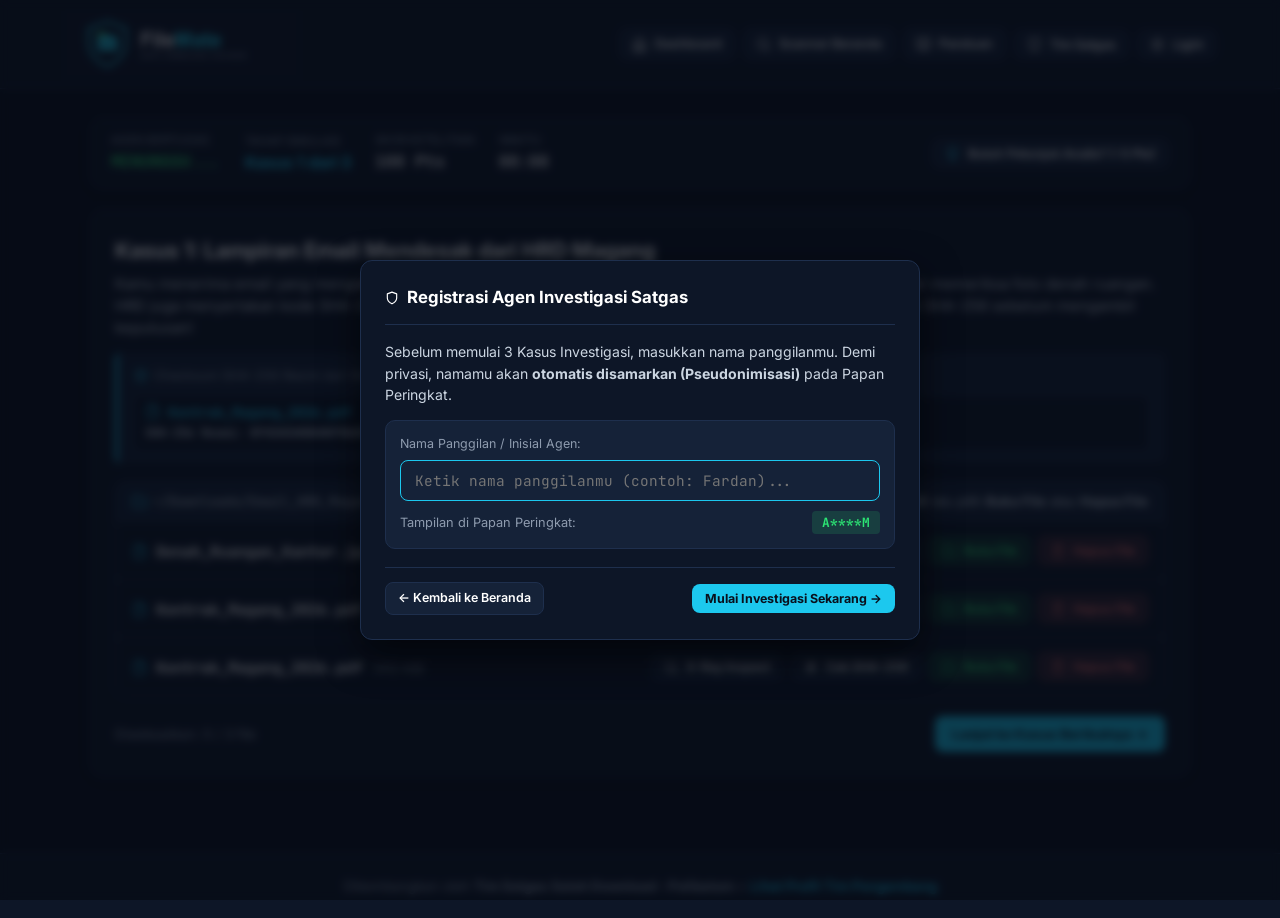
<file: page/play.html>
<!DOCTYPE html>
<html lang="id" data-theme="dark">
<head>
    <meta charset="UTF-8">
    <meta name="viewport" content="width=device-width, initial-scale=1.0">
    <title>Lab Simulasi — FileMate</title>
    <link rel="stylesheet" href="../tampilan/css/base.css?v=6">
    <link rel="stylesheet" href="../tampilan/css/components.css?v=6">
    <link rel="stylesheet" href="../tampilan/css/pages.css?v=6">
</head>
<body>

    <nav class="navbar">
        <a href="dashboard.html" class="filemate-logo" aria-label="FileMate — Safe Download Advisor">
            <img src="../image/filemate_dark.png" alt="FileMate — Safe Download Advisor" class="logo-img logo-img-dark">
            <img src="../image/filemate-light.png" alt="FileMate — Safe Download Advisor" class="logo-img logo-img-light">
        </a>
        <div class="nav-actions">
            <a href="index.html" class="btn btn-ghost btn-sm">
                <svg width="15" height="15" viewBox="0 0 24 24" fill="none" stroke="currentColor" stroke-width="2" stroke-linecap="round" stroke-linejoin="round"><circle cx="11" cy="11" r="8"/><line x1="21" y1="21" x2="16.65" y2="16.65"/></svg>
                Scanner Beranda
            </a>
            <a href="guide.html" class="btn btn-ghost btn-sm">
                <svg width="15" height="15" viewBox="0 0 24 24" fill="none" stroke="currentColor" stroke-width="2" stroke-linecap="round" stroke-linejoin="round"><path d="M2 3h6a4 4 0 0 1 4 4v14a3 3 0 0 0-3-3H2z"/><path d="M22 3h-6a4 4 0 0 0-4 4v14a3 3 0 0 1 3-3h7z"/></svg>
                Panduan
            </a>
            <button class="btn btn-ghost btn-sm" onclick="openTeamCredits()">
                <svg width="15" height="15" viewBox="0 0 24 24" fill="none" stroke="currentColor" stroke-width="2" stroke-linecap="round" stroke-linejoin="round"><path d="M12 22s8-4 8-10V5l-8-3-8 3v7c0 6 8 10 8 10z"/></svg>
                Tim Satgas
            </button>
            <button class="btn btn-ghost btn-sm" id="themeToggle" onclick="toggleTheme()">Light</button>
        </div>
    </nav>

    <main class="container">
        
        <div class="panel" style="padding: 14px 20px; margin-bottom: 20px; display: flex; justify-content: space-between; align-items: center; flex-wrap: wrap; gap: 12px;">
            <div style="display: flex; gap: 24px; align-items: center; flex-wrap: wrap;">
                <div>
                    <span style="font-size: 0.72rem; color: var(--text-muted); display: block;">AGEN BERTUGAS</span>
                    <strong id="agentNameIndicator" class="mono" style="color: var(--safe);">MENUNGGU...</strong>
                </div>
                <div>
                    <span style="font-size: 0.72rem; color: var(--text-muted); display: block;">TAHAP SIMULASI</span>
                    <strong id="stageIndicator" style="color: var(--accent);">Kasus 1 dari 3</strong>
                </div>
                <div>
                    <span style="font-size: 0.72rem; color: var(--text-muted); display: block;">SKOR KETELITIAN</span>
                    <strong id="scoreIndicator" class="mono">100 Pts</strong>
                </div>
                <div>
                    <span style="font-size: 0.72rem; color: var(--text-muted); display: block;">WAKTU</span>
                    <strong id="timerIndicator" class="mono">00:00</strong>
                </div>
            </div>
            <div>
                <button class="btn btn-ghost btn-sm" onclick="showHint()">
                    <svg width="15" height="15" viewBox="0 0 24 24" fill="none" stroke="var(--accent)" stroke-width="2" stroke-linecap="round" stroke-linejoin="round"><path d="M9 18h6"/><path d="M10 22h4"/><path d="M12 2a7 7 0 0 0-4 12.7V17h8v-2.3A7 7 0 0 0 12 2z"/></svg>
                    Butuh Petunjuk Analis? (-5 Pts)
                </button>
            </div>
        </div>

        <div class="panel" id="sandboxPanel">
            <h2 id="caseTitle" style="font-size: 1.35rem;"></h2>
            <p id="caseStory" style="color: var(--text-secondary); font-size: 0.92rem; margin-top: 6px;"></p>

            <div id="officialHashBox" style="display: none; margin-top: 14px; padding: 12px 16px; background: var(--bg-subtle); border-left: 3px solid var(--accent); border-radius: 6px;">
                <span style="font-size: 0.8rem; color: var(--text-muted); display: inline-flex; align-items: center; gap: 6px;">
                    <svg width="14" height="14" viewBox="0 0 24 24" fill="none" stroke="var(--accent)" stroke-width="2" stroke-linecap="round" stroke-linejoin="round"><path d="M12 22s8-4 8-10V5l-8-3-8 3v7c0 6 8 10 8 10z"/><polyline points="9 12 11 14 15 10"/></svg>
                    Checksum SHA-256 Resmi dari Website Developer:
                </span>
                <div id="officialHashValue" class="mono" style="font-size: 0.84rem; margin-top: 4px; word-break: break-all; font-weight: 600;"></div>
            </div>

            <div class="explorer-frame">
                <div class="explorer-header">
                    <span class="mono" id="folderPath" style="display: inline-flex; align-items: center; gap: 6px;"></span>
                    <span>Periksa dengan <strong>X-Ray / SHA-256</strong> lalu pilih <strong>Buka File</strong> atau <strong>Hapus File</strong></span>
                </div>
                <div id="fileRowsContainer"></div>
            </div>

            <div class="feedback-drawer" id="feedbackDrawer"></div>

            <div style="margin-top: 20px; display: flex; justify-content: space-between; align-items: center;">
                <span id="progressStatus" style="font-size: 0.85rem; color: var(--text-muted);"></span>
                <button class="btn btn-primary" id="btnNextStage" onclick="nextScenario()">
                    Lanjut ke Kasus Berikutnya &rarr;
                </button>
            </div>
        </div>

    </main>

    <div class="modal-backdrop" id="modalBackdrop">
        <div class="modal-card" id="modalCard">
            <div style="display: flex; justify-content: space-between; align-items: center; border-bottom: 1px solid var(--border-color); padding-bottom: 12px; margin-bottom: 16px;">
                <h3 id="modalTitle" style="font-size: 1.05rem;"></h3>
                <button class="btn btn-ghost btn-sm" id="modalCloseBtn" onclick="closeModal()">✕</button>
            </div>
            <div id="modalContent"></div>
        </div>
    </div>

    <footer class="site-footer">
        Dikembangkan oleh <strong>Tim Satgas Salah Download - Polibatam</strong> &bull; 
        <a href="javascript:void(0)" onclick="openTeamCredits()" style="color: var(--accent); text-decoration: none; font-weight: 600;">Lihat Profil Tim Pengembang</a>
    </footer>

    <script src="../tampilan/js/scenario_data.js?v=6"></script>
    <script src="../tampilan/js/api.js?v=6"></script>
    <script src="../tampilan/js/common.js?v=6"></script>
    <script src="../tampilan/js/game.js?v=6"></script>
    <script src="../tampilan/js/admin.js?v=6"></script>
</body>
</html>
</file>
<file: tampilan/css/base.css>
@import url('https://fonts.googleapis.com/css2?family=Inter:wght@400;500;600;700;800&family=JetBrains+Mono:wght@400;500;600&display=swap');

:root[data-theme="light"] {
    --bg-main: #F4F7FA;
    --bg-surface: #FFFFFF;
    --bg-subtle: #EDF2F7;
    --bg-hover: #E2E8F0;
    --text-primary: #0D1627;
    --text-secondary: #334155;
    --text-muted: #64748B;
    --border-color: #CBD5E1;

    --logo-shield-stroke: #0D1627;
    --logo-folder-body: #0E86A8;
    --logo-folder-tab: #18B259;
    --logo-text-file: #0D1627;
    --logo-text-mate: #0E86A8;
    --logo-subtext: #5A6B82;

    --accent: #0E86A8;
    --accent-hover: #0A6985;
    --accent-soft: rgba(14, 134, 168, 0.1);
    --safe: #16A34A;
    --safe-soft: rgba(22, 163, 74, 0.12);
    --danger: #DC2626;
    --danger-soft: rgba(220, 38, 38, 0.12);
    --warning: #D97706;
    --warning-soft: rgba(217, 119, 6, 0.12);
    --shadow-sm: 0 2px 6px rgba(13, 22, 39, 0.06);
    --shadow-md: 0 12px 32px rgba(13, 22, 39, 0.14);
}

:root[data-theme="dark"] {
    --bg-main: #09101D;
    --bg-surface: #0D1627;
    --bg-subtle: #152238;
    --bg-hover: #1E2F4D;
    --text-primary: #FFFFFF;
    --text-secondary: #CBD5E1;
    --text-muted: #8E9BAE;
    --border-color: #1E2F4D;

    --logo-shield-stroke: #1CC8EE;
    --logo-folder-body: #1CC8EE;
    --logo-folder-tab: #2CE574;
    --logo-text-file: #FFFFFF;
    --logo-text-mate: #1CC8EE;
    --logo-subtext: #8E9BAE;

    --accent: #1CC8EE;
    --accent-hover: #0FA6C8;
    --accent-soft: rgba(28, 200, 238, 0.12);
    --safe: #2CE574;
    --safe-soft: rgba(44, 229, 116, 0.14);
    --danger: #F87171;
    --danger-soft: rgba(248, 113, 113, 0.15);
    --warning: #FBBF24;
    --warning-soft: rgba(251, 191, 36, 0.15);
    --shadow-sm: 0 2px 8px rgba(0, 0, 0, 0.35);
    --shadow-md: 0 14px 38px rgba(0, 0, 0, 0.6);
}

* {
    margin: 0;
    padding: 0;
    box-sizing: border-box;
}

html, body {
    overflow-x: hidden;
    width: 100%;
}

body {
    background-color: var(--bg-main);
    color: var(--text-primary);
    font-family: 'Inter', -apple-system, BlinkMacSystemFont, sans-serif;
    line-height: 1.5;
    min-height: 100vh;
    display: flex;
    flex-direction: column;
    transition: background-color 0.2s ease, color 0.2s ease;
}

.mono {
    font-family: 'JetBrains Mono', monospace;
}

.navbar {
    background: var(--bg-surface);
    border-bottom: 1px solid var(--border-color);
    padding: 10px 5%;
    display: flex;
    justify-content: space-between;
    align-items: center;
    gap: 14px;
    position: sticky;
    top: 0;
    z-index: 100;
}

.filemate-logo, .brand {
    display: inline-flex;
    align-items: center;
    gap: 12px;
    text-decoration: none;
    flex-shrink: 0;
    transition: transform 0.2s ease;
}

.filemate-logo:hover {
    transform: scale(1.03);
}

.logo-img {
    height: 68px;
    width: auto;
    display: block;
    object-fit: contain;
}

:root[data-theme="dark"] .logo-img-light,
:root[data-theme="light"] .logo-img-dark {
    display: none;
}

.nav-actions {
    display: flex;
    align-items: center;
    justify-content: flex-end;
    gap: 8px;
    flex-wrap: wrap;
}

.container {
    width: 92%;
    max-width: 1100px;
    margin: 28px auto;
    flex: 1;
}

.grid-2 {
    display: grid;
    grid-template-columns: minmax(0, 1.35fr) minmax(0, 0.65fr);
    gap: 24px;
}

.site-footer {
    text-align: center;
    padding: 22px 5%;
    margin-top: 48px;
    background: var(--bg-surface);
    border-top: 1px solid var(--border-color);
    font-size: 0.84rem;
    color: var(--text-muted);
}

@media (max-width: 900px) {
    .grid-2 {
        grid-template-columns: 1fr;
    }
}

@media (max-width: 640px) {
    .navbar {
        flex-direction: column;
        align-items: stretch;
        padding: 10px 4%;
        gap: 10px;
    }
    .filemate-logo {
        justify-content: center;
    }
    .logo-img {
        height: 56px;
    }
    .nav-actions {
        justify-content: center;
        width: 100%;
        gap: 6px;
    }
    .nav-actions .btn-sm {
        flex: 1 1 auto;
        padding: 7px 10px;
        font-size: 0.75rem;
    }
    .container {
        width: 94%;
        margin: 18px auto;
    }
    h1 {
        font-size: 1.35rem !important;
    }
    h2 {
        font-size: 1.15rem !important;
    }
}
</file>
<file: tampilan/css/components.css>
.panel {
    background: var(--bg-surface);
    border: 1px solid var(--border-color);
    border-radius: 12px;
    padding: 24px;
    box-shadow: var(--shadow-sm);
    max-width: 100%;
}

.btn {
    font-family: 'Inter', sans-serif;
    font-size: 0.85rem;
    font-weight: 600;
    padding: 9px 16px;
    border-radius: 8px;
    border: 1px solid transparent;
    cursor: pointer;
    display: inline-flex;
    align-items: center;
    justify-content: center;
    gap: 8px;
    text-decoration: none;
    white-space: nowrap;
    transition: all 0.16s ease;
}

.btn-primary {
    background: var(--accent);
    color: #fff;
}

:root[data-theme="dark"] .btn-primary {
    color: #09101D;
    font-weight: 700;
}

.btn-primary:hover {
    background: var(--accent-hover);
    color: #fff;
}

.btn-ghost {
    background: var(--bg-subtle);
    color: var(--text-primary);
    border-color: var(--border-color);
}

.btn-ghost:hover {
    background: var(--bg-hover);
}

.btn-safe {
    background: var(--safe-soft);
    color: var(--safe);
    border-color: rgba(44, 229, 116, 0.3);
}

.btn-safe:hover {
    background: var(--safe);
    color: #09101D;
}

.btn-danger {
    background: var(--danger-soft);
    color: var(--danger);
    border-color: rgba(248, 113, 113, 0.3);
}

.btn-danger:hover {
    background: var(--danger);
    color: #fff;
}

.btn-sm {
    padding: 6px 12px;
    font-size: 0.78rem;
}

.ext-badge {
    display: inline-block;
    padding: 2px 8px;
    border-radius: 5px;
    font-weight: 600;
    margin-left: 2px;
}

.ext-fake {
    background: var(--warning-soft);
    color: var(--warning);
    text-decoration: line-through;
}

.ext-danger {
    background: var(--danger-soft);
    color: var(--danger);
    border: 1px solid var(--danger);
}

.ext-safe {
    background: var(--safe-soft);
    color: var(--safe);
    border: 1px solid var(--safe);
}

.explain-pill {
    display: block;
    font-size: 0.76rem;
    color: var(--text-muted);
    margin-top: 2px;
}

.modal-backdrop {
    position: fixed;
    inset: 0;
    background: rgba(6, 11, 20, 0.72);
    backdrop-filter: blur(4px);
    display: none;
    align-items: center;
    justify-content: center;
    z-index: 999;
    padding: 16px;
}

.modal-backdrop.open {
    display: flex;
    animation: fadeBackdrop 0.18s ease forwards;
}

@keyframes fadeBackdrop {
    from { opacity: 0; }
    to { opacity: 1; }
}

.modal-card {
    background: var(--bg-surface);
    border: 1px solid var(--border-color);
    border-radius: 12px;
    width: 100%;
    max-width: 560px;
    padding: 24px;
    box-shadow: var(--shadow-md);
    max-height: 88vh;
    overflow-y: auto;
    animation: modalSpring 0.22s cubic-bezier(0.16, 1, 0.3, 1) forwards;
}

@keyframes modalSpring {
    0% { opacity: 0; transform: translateY(10px) scale(0.98); }
    100% { opacity: 1; transform: translateY(0) scale(1); }
}

.maintainer-footer-actions {
    display: flex;
    justify-content: space-between;
    align-items: center;
    flex-wrap: wrap;
    gap: 10px;
    padding-top: 14px;
    border-top: 1px solid var(--border-color);
}

.maintainer-reset-group {
    display: flex;
    align-items: center;
    flex-wrap: wrap;
    gap: 8px;
}

.pin-input-clean {
    width: 100%;
    padding: 10px 14px;
    border-radius: 8px;
    border: 1px solid var(--border-color);
    background: var(--bg-subtle);
    color: var(--text-primary);
    font-family: 'JetBrains Mono', monospace;
    font-size: 0.9rem;
    outline: none;
    transition: border-color 0.15s ease;
}

.pin-input-clean:focus {
    border-color: var(--accent);
}

.team-grid {
    display: grid;
    grid-template-columns: 1fr 1fr;
    gap: 12px;
    margin-top: 12px;
}

.member-card {
    background: var(--bg-subtle);
    border: 1px solid var(--border-color);
    border-radius: 10px;
    padding: 14px;
    transition: border-color 0.2s ease, transform 0.2s ease;
}

.member-card:hover {
    border-color: var(--accent);
    transform: translateY(-2px);
}

.role-badge {
    display: inline-block;
    font-size: 0.68rem;
    font-weight: 700;
    padding: 2px 8px;
    border-radius: 4px;
    background: var(--accent-soft);
    color: var(--accent);
    margin-bottom: 6px;
    text-transform: uppercase;
}

.toast-notify {
    position: fixed;
    bottom: 20px;
    right: 20px;
    left: auto;
    max-width: 380px;
    background: var(--bg-surface);
    color: var(--text-primary);
    border: 1px solid var(--border-color);
    border-left: 3px solid var(--accent);
    border-radius: 10px;
    padding: 12px 16px;
    box-shadow: var(--shadow-md);
    z-index: 1200;
    font-size: 0.83rem;
    line-height: 1.45;
    opacity: 0;
    transform: translateY(12px);
    transition: opacity 0.2s ease, transform 0.2s ease;
    pointer-events: none;
}

.toast-notify.show {
    opacity: 1;
    transform: translateY(0);
}

.scan-progress-wrap {
    background: var(--bg-subtle);
    border: 1px solid var(--border-color);
    border-radius: 8px;
    height: 10px;
    overflow: hidden;
    margin: 12px 0;
}

.scan-progress-bar {
    height: 100%;
    width: 0%;
    background: var(--accent);
    transition: width 0.25s ease;
}

@keyframes popReveal {
    0% { opacity: 0; transform: translateY(6px) scale(0.97); }
    100% { opacity: 1; transform: translateY(0) scale(1); }
}

.reveal-anim {
    animation: popReveal 0.25s cubic-bezier(0.16, 1, 0.3, 1) forwards;
}

@keyframes shakeScreen {
    0%, 100% { transform: translateX(0); }
    20%, 60% { transform: translateX(-6px); }
    40%, 80% { transform: translateX(6px); }
}

.malware-triggered, .shake-error {
    animation: shakeScreen 0.35s ease;
    border-color: var(--danger) !important;
}

@media (max-width: 640px) {
    .panel {
        padding: 16px;
    }
    .team-grid {
        grid-template-columns: 1fr;
    }
    .modal-card {
        padding: 18px;
        max-height: 92vh;
    }
    .maintainer-footer-actions {
        flex-direction: column;
        align-items: stretch;
    }
    .maintainer-reset-group {
        width: 100%;
        display: grid;
        grid-template-columns: 1fr 1fr;
    }
    .maintainer-footer-actions > .btn {
        width: 100%;
    }
    .toast-notify {
        left: 16px;
        right: 16px;
        bottom: 16px;
        max-width: none;
    }
}
</file>
<file: tampilan/css/pages.css>
/* =========================================================
   0. HELPER IKON SVG INLINE & ANIMASI GLOBAL
   ========================================================= */
.svg-inline {
    display: inline-block;
    vertical-align: -0.18em;
    flex-shrink: 0;
}

.scroll-reveal-init {
    opacity: 0;
    transform: translateY(22px);
    transition: opacity 0.55s cubic-bezier(0.22, 1, 0.36, 1), transform 0.55s cubic-bezier(0.22, 1, 0.36, 1);
    will-change: opacity, transform;
}

.scroll-reveal-init.scroll-reveal-visible {
    opacity: 1;
    transform: translateY(0);
}

@media (prefers-reduced-motion: reduce) {
    .scroll-reveal-init,
    .magic-row-init {
        opacity: 1 !important;
        transform: none !important;
        transition: none !important;
    }
}

/* =========================================================
   1. DASHBOARD IKHTISAR (dashboard.html)
   ========================================================= */
.dash-hero {
    display: grid;
    grid-template-columns: minmax(0, 1.18fr) minmax(0, 0.82fr);
    gap: 36px;
    align-items: center;
    padding: 28px 0 8px;
}

.dash-eyebrow {
    display: inline-block;
    font-size: 0.74rem;
    font-weight: 700;
    letter-spacing: 0.6px;
    text-transform: uppercase;
    color: var(--accent);
    background: var(--accent-soft);
    padding: 5px 12px;
    border-radius: 999px;
}

.dash-title {
    font-size: 2.6rem;
    font-weight: 800;
    line-height: 1.12;
    letter-spacing: -1px;
    margin-top: 14px;
}

.dash-title .accent {
    color: var(--accent);
}

.dash-sub {
    font-size: 1rem;
    color: var(--text-secondary);
    margin-top: 14px;
    max-width: 60ch;
}

.dash-cta {
    display: flex;
    flex-wrap: wrap;
    gap: 10px;
    margin-top: 24px;
}

.dash-cta .btn {
    padding: 11px 18px;
    font-size: 0.9rem;
}

.hero-dossier-card {
    background: #060B14;
    border: 1px solid #1E2F4D;
    border-radius: 14px;
    overflow: hidden;
    box-shadow: var(--shadow-md);
}

.hero-dossier-header {
    padding: 10px 14px;
    background: #09101D;
    border-bottom: 1px solid #1E2F4D;
    display: flex;
    justify-content: space-between;
    align-items: center;
    flex-wrap: wrap;
    gap: 8px;
}

.hero-evidence-tabs {
    display: flex;
    gap: 4px;
}

.ev-tab {
    background: #0D1627;
    color: #94A3B8;
    border: 1px solid #1E2F4D;
    border-radius: 4px;
    padding: 3px 8px;
    font-family: 'JetBrains Mono', monospace;
    font-size: 0.68rem;
    font-weight: 700;
    cursor: pointer;
    transition: all 0.15s ease;
}

.ev-tab:hover {
    color: #FFFFFF;
    border-color: var(--accent);
}

.ev-tab.active {
    background: var(--accent);
    color: #09101D;
    border-color: var(--accent);
}

.hero-curtain-stage {
    position: relative;
    height: 225px;
    background-color: #070C16;
    background-image:
        linear-gradient(rgba(148, 163, 184, 0.05) 1px, transparent 1px),
        linear-gradient(90deg, rgba(148, 163, 184, 0.05) 1px, transparent 1px);
    background-size: 20px 20px;
    cursor: ew-resize;
    user-select: none;
    overflow: hidden;
    touch-action: none;
    --split-pos: 75%;
}

.curtain-layer-normal,
.curtain-layer-xray {
    position: absolute;
    inset: 0;
    display: flex;
    align-items: center;
    justify-content: center;
    pointer-events: none;
}

.curtain-layer-normal {
    clip-path: polygon(0 0, var(--split-pos) 0, var(--split-pos) 100%, 0 100%);
}

.curtain-layer-xray {
    background: #120408;
    clip-path: polygon(var(--split-pos) 0, 100% 0, 100% 100%, var(--split-pos) 100%);
}

.curtain-divider-line {
    position: absolute;
    top: 0;
    bottom: 0;
    left: var(--split-pos);
    width: 2px;
    background: var(--accent);
    transform: translateX(-50%);
    pointer-events: none;
    z-index: 12;
}

.curtain-handle-grip {
    position: absolute;
    top: 50%;
    left: 50%;
    transform: translate(-50%, -50%);
    background: #09101D;
    border: 2px solid var(--accent);
    color: var(--accent);
    border-radius: 6px;
    padding: 4px 2px;
    display: flex;
    align-items: center;
    gap: 0;
    box-shadow: 2px 2px 0px rgba(0, 0, 0, 0.75);
}

.forensic-stamp-badge.hero-stamp-fade {
    right: 16px;
    bottom: 14px;
    font-size: 0.72rem;
    padding: 4px 10px;
    opacity: 0;
    transform: rotate(-8deg) scale(0.92);
    transition: opacity 0.35s ease, transform 0.3s cubic-bezier(0.22, 1, 0.36, 1);
}

.forensic-stamp-badge.hero-stamp-fade.stamped {
    opacity: 1;
    transform: rotate(-8deg) scale(1);
}

.hero-dossier-footer {
    display: grid;
    grid-template-columns: repeat(3, 1fr);
    background: #09101D;
    border-top: 1px solid #1E2F4D;
}

.hero-telemetry-item {
    padding: 9px 12px;
    border-right: 1px solid #1E2F4D;
}

.hero-telemetry-item:last-child {
    border-right: none;
}

.hero-telemetry-item span {
    display: block;
    font-size: 0.65rem;
    font-weight: 700;
    color: #64748B;
    letter-spacing: 0.5px;
}

.hero-telemetry-item strong {
    display: block;
    font-size: 0.76rem;
    color: #E2E8F0;
    margin-top: 2px;
    white-space: nowrap;
    overflow: hidden;
    text-overflow: ellipsis;
}

.dash-stats {
    display: grid;
    grid-template-columns: repeat(auto-fit, minmax(150px, 1fr));
    gap: 12px;
    margin-top: 36px;
}

.stat-tile {
    background: var(--bg-surface);
    border: 1px solid var(--border-color);
    border-radius: 12px;
    padding: 14px 16px;
}

.stat-tile .stat-value {
    font-size: 1.7rem;
    font-weight: 800;
    font-variant-numeric: tabular-nums;
    line-height: 1.1;
}

.stat-tile .stat-label {
    font-size: 0.78rem;
    color: var(--text-muted);
    margin-top: 4px;
}

.dash-section {
    margin-top: 56px;
}

.dash-section-label {
    font-size: 0.74rem;
    font-weight: 700;
    letter-spacing: 0.6px;
    text-transform: uppercase;
    color: var(--accent);
}

.dash-section-title {
    font-size: 1.7rem;
    font-weight: 800;
    letter-spacing: -0.5px;
    margin-top: 6px;
}

.dash-prose {
    font-size: 0.95rem;
    color: var(--text-secondary);
    line-height: 1.7;
    max-width: 72ch;
    margin-top: 12px;
}

.dash-prose code {
    font-family: 'JetBrains Mono', monospace;
    font-size: 0.86em;
    background: var(--bg-subtle);
    border: 1px solid var(--border-color);
    padding: 1px 6px;
    border-radius: 5px;
    color: var(--text-primary);
}

.dash-cards {
    display: grid;
    grid-template-columns: repeat(3, minmax(0, 1fr));
    gap: 14px;
    margin-top: 22px;
}

.dash-card {
    background: var(--bg-surface);
    border: 1px solid var(--border-color);
    border-radius: 12px;
    padding: 20px;
    transition: border-color 0.2s ease, transform 0.2s ease, opacity 0.55s cubic-bezier(0.22, 1, 0.36, 1);
}

.dash-card:hover {
    border-color: var(--accent);
    transform: translateY(-2px);
}

.dash-card .dash-card-icon {
    width: 42px;
    height: 42px;
    border-radius: 10px;
    display: inline-flex;
    align-items: center;
    justify-content: center;
}

.dash-card-icon.danger-icon-box {
    background: var(--danger-soft);
    color: var(--danger);
    border: 1px solid rgba(248, 113, 113, 0.28);
}

.dash-card-icon.accent-icon-box {
    background: var(--accent-soft);
    color: var(--accent);
    border: 1px solid rgba(28, 200, 238, 0.28);
}

.dash-card h3 {
    font-size: 1.02rem;
    margin-top: 12px;
}

.dash-card p {
    font-size: 0.87rem;
    color: var(--text-secondary);
    margin-top: 6px;
    line-height: 1.6;
}

.dash-card code {
    font-family: 'JetBrains Mono', monospace;
    font-size: 0.85em;
    color: var(--danger);
}

.dash-card.danger-tone {
    border-left: 3px solid var(--danger);
}

.dash-card .dash-card-link {
    display: inline-block;
    margin-top: 12px;
    font-size: 0.84rem;
    font-weight: 600;
    color: var(--accent);
    text-decoration: none;
}

.dash-card .dash-card-link:hover {
    text-decoration: underline;
}

.dash-firewall {
    background: var(--bg-surface);
    border: 1px solid var(--border-color);
    border-left: 4px solid var(--accent);
    border-radius: 12px;
    padding: 26px;
}

/* =========================================================
   2. INSPECTOR BERANDA & LAB SIMULASI (index.html & play.html)
   ========================================================= */
.dropzone {
    border: 2px dashed var(--border-color);
    background: var(--bg-subtle);
    border-radius: 12px;
    padding: 32px 20px;
    text-align: center;
    cursor: pointer;
    transition: all 0.2s ease;
    margin-top: 16px;
}

.dropzone:hover, .dropzone.dragover {
    border-color: var(--accent);
    background: var(--accent-soft);
}

.xray-box {
    background: var(--bg-subtle);
    border: 1px solid var(--border-color);
    border-radius: 10px;
    padding: 16px;
    margin: 14px 0;
    position: relative;
    overflow: hidden;
    word-break: break-word;
}

.xray-scanline { display: none; }

.explorer-frame {
    border: 1px solid var(--border-color);
    border-radius: 10px;
    overflow: hidden;
    margin-top: 18px;
}

.explorer-header {
    background: var(--bg-subtle);
    padding: 10px 16px;
    border-bottom: 1px solid var(--border-color);
    display: flex;
    justify-content: space-between;
    align-items: center;
    flex-wrap: wrap;
    gap: 8px;
    font-size: 0.82rem;
    color: var(--text-secondary);
    word-break: break-all;
}

.file-item {
    display: flex;
    justify-content: space-between;
    align-items: center;
    flex-wrap: wrap;
    gap: 12px;
    padding: 14px 16px;
    background: var(--bg-surface);
    border-bottom: 1px solid var(--border-color);
}

.file-item > div:first-child {
    min-width: 0;
    flex: 1 1 240px;
    word-break: break-word;
}

.file-item:last-child { border-bottom: none; }
.file-item:hover { background: var(--bg-subtle); }

.file-status-tag {
    font-size: 0.78rem;
    font-weight: 600;
    padding: 5px 10px;
    border-radius: 6px;
    display: inline-flex;
    align-items: center;
    justify-content: center;
    gap: 6px;
    text-align: center;
}

.hash-char-match { color: var(--safe); }
.hash-char-diff {
    background: var(--danger);
    color: #fff;
    padding: 0 2px;
    border-radius: 3px;
}

.feedback-drawer {
    margin-top: 22px;
    padding: 20px;
    border-radius: 10px;
    background: var(--bg-subtle);
    border-left: 4px solid var(--accent);
    display: none;
}

.feedback-drawer.show {
    display: block;
    animation: popReveal 0.3s ease forwards;
}

.ending-box {
    margin-top: 12px;
    padding: 14px;
    border-radius: 8px;
    font-size: 0.86rem;
    line-height: 1.55;
}

.ending-good { background: var(--safe-soft); border-left: 4px solid var(--safe); }
.ending-bad { background: var(--danger-soft); border-left: 4px solid var(--danger); }

/* =========================================================
   3. FULL-SCREEN TACTICAL ENDING VARIATIONS (BAD / WARN / GOOD)
   ========================================================= */
.cyber-fullscreen-overlay {
    position: fixed;
    inset: 0;
    z-index: 2000;
    display: flex;
    align-items: center;
    justify-content: center;
    padding: 36px 44px;
    background-color: rgba(6, 10, 18, 0.96);
    background-image:
        linear-gradient(rgba(148, 163, 184, 0.04) 1px, transparent 1px),
        linear-gradient(90deg, rgba(148, 163, 184, 0.04) 1px, transparent 1px);
    background-size: 28px 28px;
    backdrop-filter: blur(8px);
    overflow-y: auto;
    overflow-x: hidden;
    animation: fadeInOverlay 0.22s ease forwards;
}

@keyframes fadeInOverlay {
    from { opacity: 0; }
    to { opacity: 1; }
}

.hud-corner-bracket {
    position: fixed;
    width: 22px;
    height: 22px;
    border-color: rgba(148, 163, 184, 0.35);
    border-style: solid;
    pointer-events: none;
    z-index: 2002;
}
.hud-corner-bracket.tl { top: 38px; left: 44px; border-width: 2px 0 0 2px; }
.hud-corner-bracket.tr { top: 38px; right: 44px; border-width: 2px 2px 0 0; }
.hud-corner-bracket.bl { bottom: 38px; left: 44px; border-width: 0 0 2px 2px; }
.hud-corner-bracket.br { bottom: 38px; right: 44px; border-width: 0 2px 2px 0; }

.good-mode .hud-corner-bracket { border-color: rgba(44, 229, 116, 0.45); }
.warn-mode .hud-corner-bracket { border-color: rgba(251, 191, 36, 0.45); }

.cyber-hazard-rail {
    position: fixed;
    top: 0;
    bottom: 0;
    width: 26px;
    z-index: 2015;
    pointer-events: none;
    background: repeating-linear-gradient(
        -45deg,
        #DC2626 0px,
        #DC2626 14px,
        #09101D 14px,
        #09101D 28px
    );
    background-size: 40px 56px;
    animation: hazardScrollDown 0.9s linear infinite;
}

.cyber-hazard-rail-left { left: 0; border-right: 2px solid rgba(248, 113, 113, 0.45); }
.cyber-hazard-rail-right { right: 0; border-left: 2px solid rgba(248, 113, 113, 0.45); }

@keyframes hazardScrollDown {
    0% { background-position: 0 0; }
    100% { background-position: 0 56px; }
}

.cyber-horiz-ticker {
    position: fixed;
    left: 0;
    right: 0;
    height: 28px;
    z-index: 2015;
    display: flex;
    align-items: center;
    overflow: hidden;
    font-family: 'JetBrains Mono', monospace;
    font-size: 0.7rem;
    font-weight: 800;
    letter-spacing: 1px;
    text-transform: uppercase;
    pointer-events: none;
}

.cyber-horiz-ticker.top { top: 0; }
.cyber-horiz-ticker.bottom { bottom: 0; }

.warn-mode .cyber-horiz-ticker {
    background: #0D0902;
    color: #FBBF24;
    border-top: 1.5px solid rgba(251, 191, 36, 0.45);
    border-bottom: 1.5px solid rgba(251, 191, 36, 0.45);
}

.good-mode .cyber-horiz-ticker {
    background: #03120A;
    color: #2CE574;
    border-top: 1.5px solid rgba(44, 229, 116, 0.45);
    border-bottom: 1.5px solid rgba(44, 229, 116, 0.45);
}

.ticker-track-move {
    display: inline-block;
    white-space: nowrap;
    animation: marqueeSlide 18s linear infinite;
}

@keyframes marqueeSlide {
    0% { transform: translateX(0%); }
    100% { transform: translateX(-50%); }
}

.cyber-lockdown-stage {
    width: 100%;
    max-width: 1180px;
    display: grid;
    grid-template-columns: 250px minmax(0, 620px) 250px;
    gap: 16px;
    align-items: center;
    justify-content: center;
    position: relative;
    z-index: 2010;
}

@keyframes heavyImpactShake {
    0% { transform: translate(0, 0) rotate(0deg); }
    10% { transform: translate(-10px, -6px) rotate(-1.2deg); }
    20% { transform: translate(9px, 5px) rotate(1.2deg); }
    30% { transform: translate(-8px, 4px) rotate(-0.8deg); }
    40% { transform: translate(7px, -5px) rotate(0.8deg); }
    50% { transform: translate(-5px, 3px) rotate(-0.5deg); }
    65% { transform: translate(4px, -2px) rotate(0.4deg); }
    80% { transform: translate(-2px, 2px) rotate(-0.2deg); }
    100% { transform: translate(0, 0) rotate(0deg); }
}

.heavy-impact-shake .cyber-lockdown-stage {
    animation: heavyImpactShake 0.55s cubic-bezier(0.36, 0.07, 0.19, 0.97) both;
}

@keyframes periodicTremor {
    0%, 88%, 100% { transform: translate(0, 0); }
    91% { transform: translate(-3px, 1px); }
    94% { transform: translate(3px, -1px); }
    97% { transform: translate(-2px, -1px); }
}

.bad-mode .cyber-wing-col {
    animation: periodicTremor 3.2s infinite;
}

@keyframes subtleWarningShudder {
    0%, 100% { transform: translateX(0); }
    15% { transform: translateX(-6px); }
    30% { transform: translateX(6px); }
    45% { transform: translateX(-4px); }
    60% { transform: translateX(4px); }
    75% { transform: translateX(-2px); }
}

.subtle-hazard-shudder .cyber-lockdown-stage {
    animation: subtleWarningShudder 0.45s ease-in-out both;
}

.cyber-wing-col {
    display: flex;
    flex-direction: column;
    gap: 12px;
    font-family: 'JetBrains Mono', monospace;
}

.wing-module-box {
    background: #09101D;
    border: 1.5px solid rgba(248, 113, 113, 0.55);
    border-radius: 8px;
    overflow: hidden;
    box-shadow: 0 12px 28px rgba(0, 0, 0, 0.7);
}

.warn-mode .wing-module-box { border-color: rgba(251, 191, 36, 0.55); }
.good-mode .wing-module-box { border-color: rgba(44, 229, 116, 0.55); }

.wing-top-tabs {
    display: grid;
    grid-template-columns: 1.2fr 1fr;
    border-bottom: 1px solid rgba(248, 113, 113, 0.35);
    font-size: 0.68rem;
    font-weight: 800;
    letter-spacing: 0.5px;
}

.warn-mode .wing-top-tabs { border-color: rgba(251, 191, 36, 0.35); }
.good-mode .wing-top-tabs { border-color: rgba(44, 229, 116, 0.35); }

.wing-tab-alert {
    background: rgba(220, 38, 38, 0.25);
    color: #F87171;
    padding: 6px 10px;
    display: flex;
    align-items: center;
    gap: 6px;
    border-right: 1px solid rgba(248, 113, 113, 0.35);
}

.warn-mode .wing-tab-alert {
    background: rgba(217, 119, 6, 0.25);
    color: #FBBF24;
    border-color: rgba(251, 191, 36, 0.35);
}

.good-mode .wing-tab-alert {
    background: rgba(22, 163, 74, 0.25);
    color: #2CE574;
    border-color: rgba(44, 229, 116, 0.35);
}

.wing-tab-muted {
    background: #060B14;
    color: #94A3B8;
    padding: 6px 10px;
    display: flex;
    align-items: center;
    justify-content: space-between;
}

.wing-solid-banner {
    background: #EF4444;
    color: #09101D;
    font-size: 0.7rem;
    font-weight: 800;
    letter-spacing: 0.8px;
    padding: 5px 10px;
    text-transform: uppercase;
    display: flex;
    justify-content: space-between;
    align-items: center;
}

.warn-mode .wing-solid-banner { background: #F59E0B; color: #09101D; }
.good-mode .wing-solid-banner { background: #2CE574; color: #09101D; }

.wing-body-pad { padding: 10px 12px; }

.wing-stat-row {
    display: flex;
    justify-content: space-between;
    align-items: center;
    font-size: 0.66rem;
    color: #94A3B8;
    margin-bottom: 7px;
}

.wing-stat-row:last-child { margin-bottom: 0; }

.wing-bar-track {
    width: 92px;
    height: 8px;
    background: #152238;
    border-radius: 3px;
    overflow: hidden;
    border: 1px solid rgba(255, 255, 255, 0.08);
}

.wing-bar-fill {
    height: 100%;
    background: #F87171;
    transition: width 0.3s ease;
}

.warn-mode .wing-bar-fill { background: #FBBF24; }
.good-mode .wing-bar-fill { background: #2CE574; }

.wing-trigger-grid {
    display: grid;
    grid-template-columns: 44px 1fr;
    gap: 10px;
    align-items: center;
    padding: 10px 12px;
}

.wing-excl-box {
    width: 44px;
    height: 44px;
    border: 1.5px solid rgba(248, 113, 113, 0.5);
    background: rgba(220, 38, 38, 0.14);
    border-radius: 6px;
    display: flex;
    align-items: center;
    justify-content: center;
    font-size: 1.25rem;
    font-weight: 800;
    color: #F87171;
    animation: triggerStrobe 0.75s steps(2, start) infinite;
}

@keyframes triggerStrobe {
    0% { opacity: 1; }
    50% { opacity: 0.35; }
}

.wing-gear-spin { animation: reticleRotate 4s linear infinite; }

.wing-data-table {
    width: 100%;
    border-collapse: collapse;
    font-size: 0.63rem;
}

.wing-data-table th {
    background: #060B14;
    color: #94A3B8;
    text-align: left;
    padding: 6px 8px;
    border-bottom: 1px solid rgba(248, 113, 113, 0.3);
    font-weight: 700;
}

.warn-mode .wing-data-table th { border-color: rgba(251, 191, 36, 0.3); }
.good-mode .wing-data-table th { border-color: rgba(44, 229, 116, 0.3); }

.wing-data-table td {
    padding: 5px 8px;
    border-bottom: 1px solid rgba(30, 47, 77, 0.65);
    color: #CBD5E1;
}

.wing-data-table tr.active-scan-row td {
    background: rgba(248, 113, 113, 0.16);
    color: #FCA5A5;
    font-weight: 700;
}

.warn-mode .wing-data-table tr.active-scan-row td {
    background: rgba(251, 191, 36, 0.16);
    color: #FDE68A;
}

.good-mode .wing-data-table tr.active-scan-row td {
    background: rgba(44, 229, 116, 0.14);
    color: #86EFAC;
}

.purged-dossier-item {
    background: #060B14;
    border: 1px dashed rgba(251, 191, 36, 0.45);
    border-radius: 6px;
    padding: 8px 10px;
    margin-bottom: 8px;
    font-size: 0.65rem;
}
.purged-dossier-item:last-child { margin-bottom: 0; }

.avail-gauge-wrap {
    text-align: center;
    padding: 12px 10px;
}

.pulse-wave-path {
    stroke-dasharray: 240;
    stroke-dashoffset: 240;
    animation: pulseWaveDraw 2.2s linear infinite;
}

@keyframes pulseWaveDraw {
    0% { stroke-dashoffset: 240; }
    100% { stroke-dashoffset: 0; }
}

.cyber-terminal-card {
    width: 100%;
    background: #09101D;
    border-radius: 14px;
    box-shadow: 0 25px 60px rgba(0, 0, 0, 0.85);
    overflow: hidden;
    position: relative;
    border: 2px solid #1E2F4D;
}

.bad-mode .cyber-terminal-card { border-color: var(--danger); }
.warn-mode .cyber-terminal-card { border-color: var(--warning); }
.good-mode .cyber-terminal-card { border-color: var(--safe); }

.cyber-terminal-header {
    padding: 12px 20px;
    display: flex;
    justify-content: space-between;
    align-items: center;
    font-size: 0.78rem;
    font-weight: 700;
    letter-spacing: 1px;
    text-transform: uppercase;
}

.bad-mode .cyber-terminal-header {
    background: rgba(220, 38, 38, 0.16);
    color: #F87171;
    border-bottom: 1px solid rgba(248, 113, 113, 0.3);
}

.warn-mode .cyber-terminal-header {
    background: rgba(217, 119, 6, 0.16);
    color: #FBBF24;
    border-bottom: 1px solid rgba(251, 191, 36, 0.3);
}

.good-mode .cyber-terminal-header {
    background: rgba(44, 229, 116, 0.14);
    color: #2CE574;
    border-bottom: 1px solid rgba(44, 229, 116, 0.3);
}

.cyber-terminal-body {
    padding: 24px 22px;
    color: #E2E8F0;
    font-size: 0.9rem;
    line-height: 1.6;
    position: relative;
}

.cyber-hero-visual {
    text-align: center;
    margin-bottom: 16px;
    position: relative;
}

.cyber-icon-badge {
    width: 70px;
    height: 70px;
    border-radius: 50%;
    display: inline-flex;
    align-items: center;
    justify-content: center;
    margin-bottom: 10px;
    position: relative;
}

.bad-mode .cyber-icon-badge { background: var(--danger-soft); border: 2px solid var(--danger); }
.warn-mode .cyber-icon-badge { background: var(--warning-soft); border: 2px solid var(--warning); }
.good-mode .cyber-icon-badge { background: var(--safe-soft); border: 2px solid var(--safe); }

.cyber-icon-badge.slam-active svg {
    animation: lockSlamFall 0.45s cubic-bezier(0.175, 0.885, 0.32, 1.275) forwards;
}

@keyframes lockSlamFall {
    0% { transform: scale(1.55) rotate(-12deg); }
    60% { transform: scale(0.92) rotate(0deg); }
    100% { transform: scale(1) rotate(0deg); }
}

.ransom-headline {
    font-size: 1.35rem;
    font-weight: 800;
    letter-spacing: 0.6px;
    text-transform: uppercase;
    margin-bottom: 4px;
}

.ransom-timer-box {
    background: #0D1627;
    border: 1px solid rgba(248, 113, 113, 0.4);
    border-radius: 10px;
    padding: 12px 16px;
    text-align: center;
    margin: 12px auto 16px auto;
    max-width: 420px;
}

.ransom-timer-digits {
    font-family: 'JetBrains Mono', monospace;
    font-size: 1.65rem;
    font-weight: 800;
    color: #F87171;
    letter-spacing: 2px;
}

.ransom-timer-labels {
    display: flex;
    justify-content: center;
    gap: 28px;
    font-size: 0.68rem;
    text-transform: uppercase;
    color: #94A3B8;
    margin-top: 2px;
}

.cyber-log-stream {
    background: #050911;
    border: 1px solid #1E2F4D;
    border-radius: 8px;
    padding: 12px 14px;
    font-family: 'JetBrains Mono', monospace;
    font-size: 0.75rem;
    margin-bottom: 14px;
    text-align: left;
    min-height: 54px;
}

.bad-mode .cyber-log-stream { color: #F87171; border-color: rgba(248, 113, 113, 0.35); }
.warn-mode .cyber-log-stream { color: #FBBF24; border-color: rgba(251, 191, 36, 0.35); }
.good-mode .cyber-log-stream { color: #2CE574; border-color: rgba(44, 229, 116, 0.35); }

.typewriter-log {
    display: inline;
    border-right: 2px solid currentColor;
    animation: blinkCursor 0.65s step-end infinite;
}

@keyframes blinkCursor {
    from, to { border-color: transparent; }
    50% { border-color: currentColor; }
}

.cyber-soc-grid {
    display: grid;
    grid-template-columns: 1fr 1fr 1fr;
    gap: 10px;
    margin: 12px 0 14px 0;
}

.cyber-soc-metric {
    background: #0D1627;
    border: 1px solid var(--border-color);
    border-radius: 8px;
    padding: 10px 12px;
    text-align: center;
}

.cyber-soc-metric span {
    font-size: 0.7rem;
    color: var(--text-muted);
    display: block;
}

.cyber-soc-metric strong {
    font-size: 0.86rem;
    font-family: 'JetBrains Mono', monospace;
    margin-top: 2px;
    display: block;
}

/* =========================================================
   4. PANDUAN MULTI-OS & ANIMASI INTERAKTIF (guide.html)
   ========================================================= */
.os-switcher-bar {
    background: var(--bg-surface);
    border: 1px solid var(--border-color);
    border-radius: 12px;
    padding: 14px 20px;
    margin-bottom: 16px;
    display: flex;
    justify-content: space-between;
    align-items: center;
    flex-wrap: wrap;
    gap: 12px;
    box-shadow: var(--shadow-sm);
    transition: border-color 0.2s ease, transform 0.55s cubic-bezier(0.22, 1, 0.36, 1), opacity 0.55s cubic-bezier(0.22, 1, 0.36, 1);
}

.os-switcher-info strong {
    display: block;
    font-size: 0.94rem;
    color: var(--text-primary);
}

.os-switcher-info span {
    font-size: 0.8rem;
    color: var(--text-muted);
}

.os-tab-group {
    display: flex;
    gap: 8px;
    flex-wrap: wrap;
}

.os-tab-btn {
    background: var(--bg-subtle);
    color: var(--text-secondary);
    border: 1px solid var(--border-color);
    border-radius: 8px;
    padding: 8px 14px;
    font-family: 'Inter', sans-serif;
    font-size: 0.84rem;
    font-weight: 600;
    cursor: pointer;
    display: inline-flex;
    align-items: center;
    gap: 8px;
    transition: all 0.18s cubic-bezier(0.22, 1, 0.36, 1);
}

.os-tab-btn:hover {
    border-color: var(--accent);
    color: var(--text-primary);
    transform: translateY(-1px);
}

.os-tab-btn.active {
    background: var(--accent);
    color: #09101D;
    border-color: var(--accent);
    font-weight: 700;
    transform: translateY(-1px);
}

:root[data-theme="light"] .os-tab-btn.active {
    color: #FFFFFF;
}

.os-pane {
    display: none;
    margin-top: 12px;
}

.os-pane.active {
    display: block;
    animation: guidePaneSlideIn 0.28s cubic-bezier(0.22, 1, 0.36, 1) forwards;
}

@keyframes guidePaneSlideIn {
    0% { opacity: 0; transform: translateY(8px); }
    100% { opacity: 1; transform: translateY(0); }
}

.gui-friendly-box {
    background: var(--bg-subtle);
    border: 1px solid var(--border-color);
    border-left: 3px solid var(--safe);
    border-radius: 8px;
    padding: 12px 16px;
    margin: 10px 0 14px 0;
    transition: border-color 0.2s ease, transform 0.2s ease;
}

.gui-friendly-box:hover {
    transform: translateX(3px);
}

.gui-box-title {
    font-size: 0.85rem;
    font-weight: 700;
    color: var(--text-primary);
    display: flex;
    align-items: center;
    gap: 7px;
    margin-bottom: 6px;
}

.gui-step-list {
    font-size: 0.85rem;
    color: var(--text-secondary);
    padding-left: 20px;
    line-height: 1.65;
}

.gui-step-list li {
    margin-bottom: 4px;
}

.guide-card {
    background: var(--bg-surface);
    border: 1px solid var(--border-color);
    border-radius: 12px;
    padding: 24px;
    margin-bottom: 20px;
    overflow-x: auto;
    transition: border-color 0.22s ease, opacity 0.55s cubic-bezier(0.22, 1, 0.36, 1), transform 0.55s cubic-bezier(0.22, 1, 0.36, 1);
}

.guide-card:hover {
    border-color: rgba(28, 200, 238, 0.45);
}

.cmd-box {
    background: #060B14;
    color: #E2E8F0;
    padding: 12px 16px;
    border-radius: 8px;
    border: 1px solid #1E2F4D;
    font-size: 0.85rem;
    margin: 10px 0 6px 0;
    display: flex;
    justify-content: space-between;
    align-items: center;
    gap: 12px;
    overflow-x: auto;
    transition: border-color 0.18s ease, transform 0.18s ease;
}

.cmd-box:hover {
    border-color: var(--accent);
}

.cmd-box > div { min-width: 0; word-break: break-all; }

.cmd-prompt {
    color: var(--accent);
    font-weight: 700;
    user-select: none;
    margin-right: 8px;
    display: inline-block;
    animation: promptPulse 1.8s ease-in-out infinite;
}

@keyframes promptPulse {
    0%, 100% { opacity: 1; }
    50% { opacity: 0.45; }
}

.cmd-verb { color: #38BDF8; font-weight: 500; }

.cmd-arg {
    color: #F8FAFC;
    border-bottom: 1px dotted #64748B;
    padding: 1px 4px;
    border-radius: 4px;
    transition: background-color 0.25s ease, color 0.25s ease;
}

@keyframes cmdArgFlash {
    0% { background-color: rgba(44, 229, 116, 0.32); transform: scale(1.03); }
    100% { background-color: transparent; transform: scale(1); }
}

.cmd-arg.arg-flash-active {
    animation: cmdArgFlash 0.55s ease-out;
}

.btn.copied-active {
    background: var(--safe-soft) !important;
    color: var(--safe) !important;
    border-color: var(--safe) !important;
}

.cmd-hint { font-size: 0.76rem; color: var(--text-muted); margin-bottom: 8px; }

.output-grid {
    display: grid;
    grid-template-columns: 1fr 1fr;
    gap: 10px;
    margin: 8px 0 16px 0;
}

.terminal-out-box {
    background: #040811;
    border: 1px solid #1E2F4D;
    border-left: 3px solid var(--accent);
    border-radius: 6px;
    padding: 10px 14px;
    font-family: 'JetBrains Mono', monospace;
    font-size: 0.79rem;
    color: #CBD5E1;
    overflow-x: auto;
    line-height: 1.5;
}

.terminal-out-box.safe-out { border-left-color: var(--safe); }
.terminal-out-box.danger-out { border-left-color: var(--danger); }

.out-label {
    display: flex;
    align-items: center;
    gap: 6px;
    font-family: 'Inter', sans-serif;
    font-size: 0.71rem;
    font-weight: 700;
    text-transform: uppercase;
    letter-spacing: 0.5px;
    margin-bottom: 4px;
    color: var(--text-muted);
}

.safe-out .out-label { color: var(--safe); }
.danger-out .out-label { color: var(--danger); }

.sub-section-title {
    font-size: 0.88rem;
    font-weight: 700;
    color: var(--text-primary);
    margin-top: 16px;
    margin-bottom: 4px;
    display: flex;
    align-items: center;
    gap: 6px;
}

.magic-table {
    width: 100%;
    min-width: 520px;
    border-collapse: collapse;
    margin-top: 12px;
    font-size: 0.84rem;
}

.magic-table th, .magic-table td {
    border: 1px solid var(--border-color);
    padding: 9px 12px;
    text-align: left;
}

.magic-table th {
    background: var(--bg-subtle);
    color: var(--accent);
    font-weight: 700;
}

.magic-table tbody tr {
    transition: background-color 0.18s ease, transform 0.25s ease, opacity 0.4s ease;
}

.magic-table tbody tr:nth-child(even) { background: rgba(255, 255, 255, 0.02); }

.magic-table tbody tr:hover {
    background: var(--accent-soft);
}

.magic-row-init {
    opacity: 0;
    transform: translateX(-12px);
}

.magic-row-init.magic-row-visible {
    opacity: 1;
    transform: translateX(0);
}

/* =========================================================
   5. 2D FORENSIC DESK & 2D SEAL LOCK — CLEAN MATTE ENGINE
   ========================================================= */
.forensic-desk-wrap {
    margin: 14px 0;
    border-radius: 10px;
    border: 1px solid #1E2F4D;
    background: #060B14;
    overflow: hidden;
}

.forensic-hud-topbar {
    display: flex;
    justify-content: space-between;
    align-items: center;
    flex-wrap: wrap;
    gap: 8px;
    padding: 8px 14px;
    background: #09101D;
    border-bottom: 1px solid #1E2F4D;
    font-family: 'JetBrains Mono', monospace;
    font-size: 0.72rem;
    color: #94A3B8;
}

.hud-coord-pill {
    color: var(--accent);
    background: #0D1627;
    border: 1px solid #1E2F4D;
    padding: 2px 8px;
    border-radius: 4px;
}

.forensic-desk-stage {
    position: relative;
    height: 250px;
    background-color: #070C16;
    background-image:
        linear-gradient(rgba(148, 163, 184, 0.06) 1px, transparent 1px),
        linear-gradient(90deg, rgba(148, 163, 184, 0.06) 1px, transparent 1px);
    background-size: 20px 20px;
    cursor: crosshair;
    user-select: none;
    overflow: hidden;
    touch-action: none;
    --lens-x: -120px;
    --lens-y: -120px;
    --lens-r: 68px;
}

.desk-layer-surface,
.desk-layer-xray {
    position: absolute;
    inset: 0;
    display: flex;
    align-items: center;
    justify-content: center;
    pointer-events: none;
}

.desk-layer-xray {
    background: #09101D;
    clip-path: circle(var(--lens-r) at var(--lens-x) var(--lens-y));
    transition: clip-path 0.02s linear;
}

.desk-layer-xray.threat-xray-bg { background: #140508; }
.desk-layer-xray.safe-xray-bg { background: #04140B; }

.xray-lens-reticle {
    position: absolute;
    width: calc(var(--lens-r) * 2);
    height: calc(var(--lens-r) * 2);
    left: var(--lens-x);
    top: var(--lens-y);
    transform: translate(-50%, -50%);
    pointer-events: none;
    z-index: 10;
}

.reticle-spin {
    transform-origin: center;
    animation: reticleRotate 10s linear infinite;
}

@keyframes reticleRotate {
    from { transform: rotate(0deg); }
    to { transform: rotate(360deg); }
}

.forensic-stamp-badge {
    position: absolute;
    right: 22px;
    bottom: 18px;
    padding: 6px 14px;
    border-radius: 4px;
    font-family: 'JetBrains Mono', monospace;
    font-size: 0.82rem;
    font-weight: 800;
    letter-spacing: 1.5px;
    text-transform: uppercase;
    transform: rotate(-8deg) scale(2.2);
    opacity: 0;
    pointer-events: none;
    z-index: 15;
    transition: transform 0.2s cubic-bezier(0.18, 0.89, 0.32, 1.28), opacity 0.15s ease;
}

.forensic-stamp-badge.stamped {
    transform: rotate(-8deg) scale(1);
    opacity: 1;
}

.forensic-stamp-badge.stamp-danger {
    color: var(--danger);
    border: 3px solid var(--danger);
    background: #140508;
    box-shadow: 3px 3px 0px rgba(0, 0, 0, 0.7);
}

.forensic-stamp-badge.stamp-safe {
    color: var(--safe);
    border: 3px solid var(--safe);
    background: #04140B;
    box-shadow: 3px 3px 0px rgba(0, 0, 0, 0.7);
}

.forensic-hud-bottombar {
    display: flex;
    justify-content: space-between;
    align-items: center;
    gap: 12px;
    padding: 9px 14px;
    background: #09101D;
    border-top: 1px solid #1E2F4D;
    font-size: 0.75rem;
}

.coverage-meter-track {
    flex: 1;
    height: 7px;
    background: #0D1627;
    border-radius: 4px;
    overflow: hidden;
    border: 1px solid #1E2F4D;
}

.coverage-meter-fill {
    height: 100%;
    width: 0%;
    background: var(--accent);
    transition: width 0.15s ease;
}

.mech-perm-bar {
    display: grid;
    grid-template-columns: repeat(3, 1fr);
    gap: 8px;
    margin-top: 10px;
}

.mech-perm-cell {
    background: #09101D;
    border: 1px solid #1E2F4D;
    border-radius: 8px;
    padding: 8px 10px;
    display: flex;
    align-items: center;
    gap: 10px;
    font-size: 0.75rem;
}

.mech-perm-cell.active-exec-danger {
    border-color: var(--danger);
    background: var(--danger-soft);
}

.mech-perm-cell.passive-exec-safe {
    border-color: var(--safe);
    background: var(--safe-soft);
}

/* =========================================================
   6. 2D MECHANICAL SEAL MATCHER (SHA-256)
   ========================================================= */
.seal-desk-stage {
    position: relative;
    height: 185px;
    background-color: #070C16;
    background-image:
        linear-gradient(rgba(148, 163, 184, 0.05) 1px, transparent 1px),
        linear-gradient(90deg, rgba(148, 163, 184, 0.05) 1px, transparent 1px);
    background-size: 20px 20px;
    display: flex;
    align-items: center;
    justify-content: center;
    overflow: hidden;
}

.seal-plate-left,
.seal-plate-right {
    transition: transform 0.45s cubic-bezier(0.22, 1, 0.36, 1);
}

.seal-desk-stage .seal-plate-left { transform: translateX(-26px); }
.seal-desk-stage .seal-plate-right { transform: translateX(26px); }
.seal-desk-stage.locked-match .seal-plate-left { transform: translateX(0px); }
.seal-desk-stage.locked-match .seal-plate-right { transform: translateX(0px); }
.seal-desk-stage.locked-mismatch .seal-plate-left { transform: translateX(-8px); }
.seal-desk-stage.locked-mismatch .seal-plate-right { transform: translateX(8px) rotate(3deg); }

.cmd-generator-banner {
    background: var(--bg-surface);
    border: 1px solid var(--border-color);
    border-left: 4px solid var(--accent);
    border-radius: 12px;
    padding: 20px 24px;
    margin-bottom: 24px;
    box-shadow: var(--shadow-sm);
    transition: opacity 0.55s cubic-bezier(0.22, 1, 0.36, 1), transform 0.55s cubic-bezier(0.22, 1, 0.36, 1);
}

.cmd-gen-controls {
    display: flex;
    gap: 10px;
    flex-wrap: wrap;
    margin-top: 12px;
}

.cmd-gen-input {
    flex: 1 1 240px;
    padding: 10px 14px;
    border-radius: 8px;
    border: 1px solid var(--border-color);
    background: var(--bg-main);
    color: var(--text-primary);
    font-family: 'JetBrains Mono', monospace;
    font-size: 0.86rem;
}

.cmd-gen-input:focus { outline: none; border-color: var(--accent); }

@media (max-width: 1120px) {
    .cyber-lockdown-stage {
        grid-template-columns: 1fr;
        max-width: 640px;
    }
    .cyber-wing-col {
        display: none;
    }
}

@media (max-width: 900px) {
    .dash-hero { grid-template-columns: 1fr; gap: 24px; }
    .dash-cards { grid-template-columns: 1fr; }
    .cyber-hazard-rail { width: 12px; }
}

@media (max-width: 720px) {
    .output-grid { grid-template-columns: 1fr; }
}

@media (max-width: 640px) {
    .dash-title { font-size: 1.8rem !important; }
    .dash-section-title { font-size: 1.3rem !important; }
    .dash-cta .btn { flex: 1 1 100%; }
    .dash-section { margin-top: 40px; }
    .hero-dossier-footer { grid-template-columns: 1fr; }
    .hero-telemetry-item { border-right: none; border-bottom: 1px solid #1E2F4D; }
    .dash-firewall, .guide-card { padding: 16px; }
    .os-tab-group { width: 100%; }
    .os-tab-btn { flex: 1 1 auto; justify-content: center; }

    .file-item {
        flex-direction: column;
        align-items: flex-start;
        padding: 12px;
        gap: 10px;
    }

    .file-item > div:first-child { flex: 1 1 auto; width: 100%; }
    .file-item > div:last-child {
        width: 100%;
        display: grid !important;
        grid-template-columns: 1fr 1fr;
        gap: 6px !important;
    }
    .file-item > div:last-child .file-status-tag { grid-column: span 2; width: 100%; }
    .cmd-box { flex-direction: column; align-items: stretch; gap: 8px; }
    .cmd-box .btn { width: 100%; }
    .cyber-soc-grid, .mech-perm-bar { grid-template-columns: 1fr; }
    .ransom-headline { font-size: 1.15rem; }
    .ransom-timer-digits { font-size: 1.3rem; }
    .forensic-desk-stage { height: 220px; }
}
</file>
